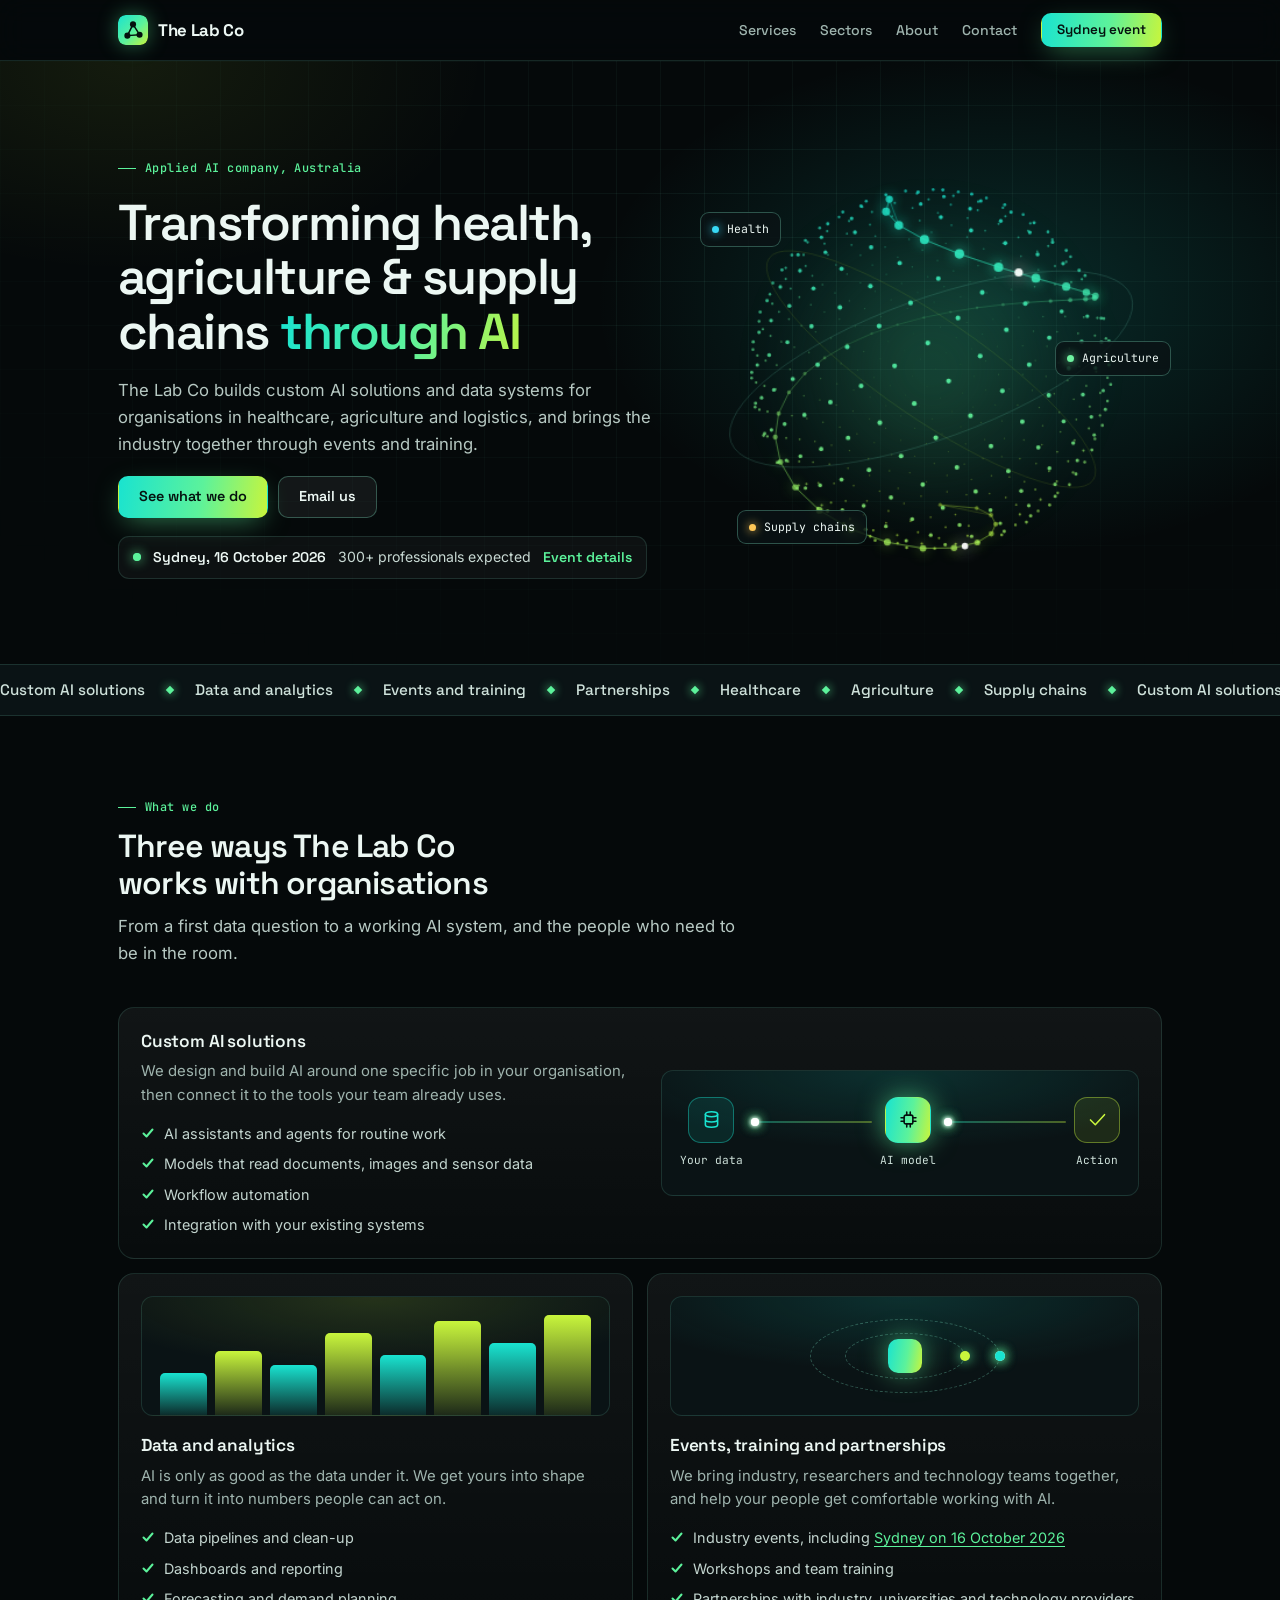
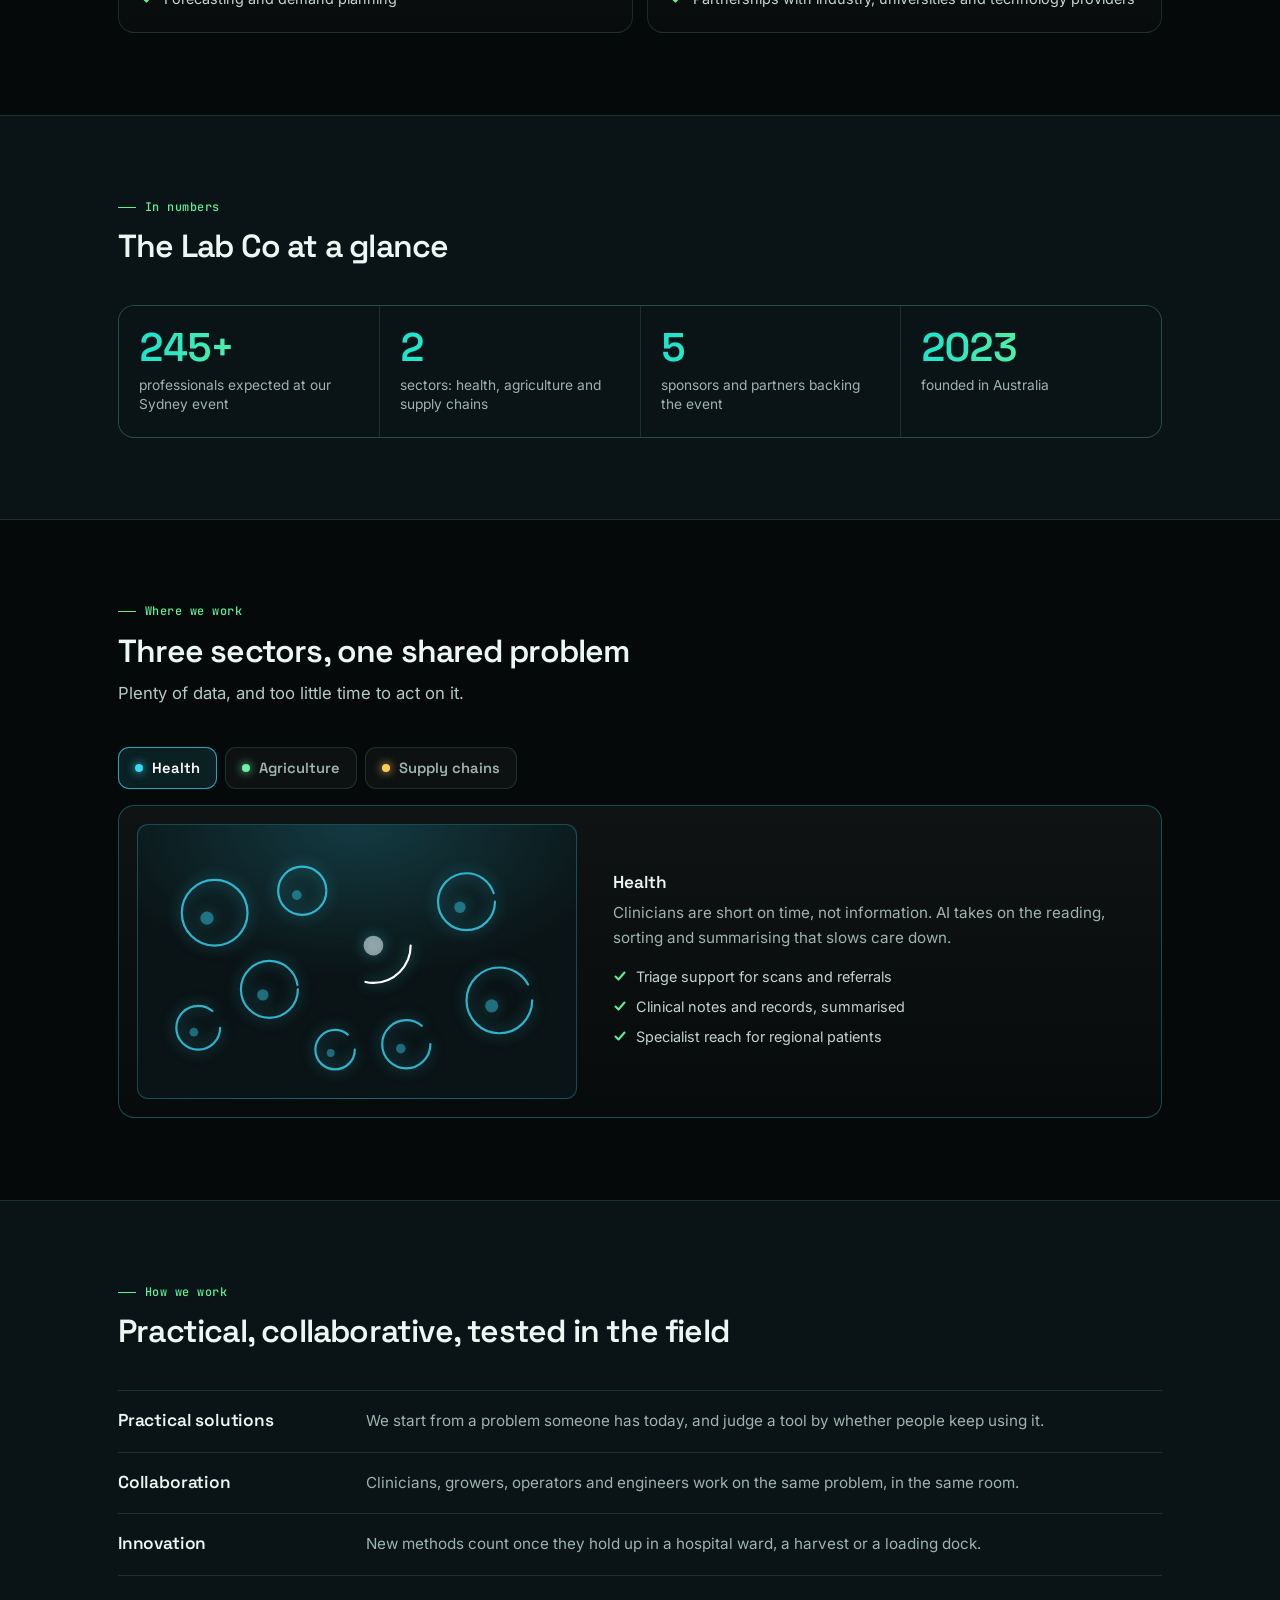
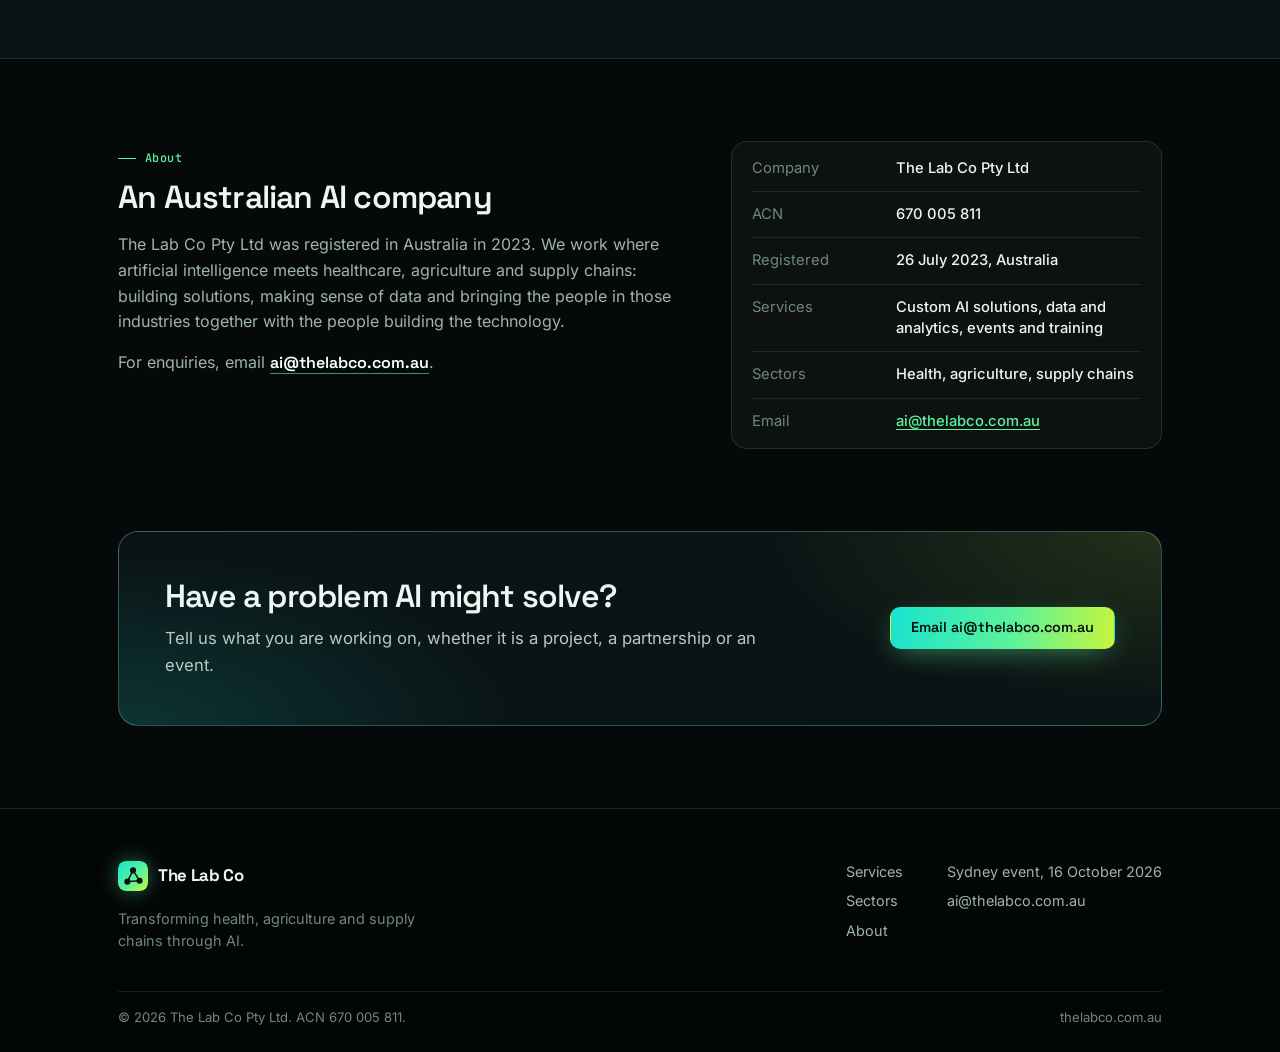
<file: index.html>
<!doctype html>
<html lang="en-AU">
<head>
  <meta charset="utf-8">
  <meta name="viewport" content="width=device-width, initial-scale=1">
  <title>The Lab Co | Custom AI solutions, data and analytics for health, agriculture and supply chains</title>
  <meta name="description" content="The Lab Co is an Australian AI company. We build custom AI solutions and data systems for healthcare, agriculture and supply chains, and run industry events and training.">
  <link rel="canonical" href="https://thelabco.com.au/">
  <meta name="theme-color" content="#05090a">

  <meta property="og:type" content="website">
  <meta property="og:site_name" content="The Lab Co">
  <meta property="og:title" content="The Lab Co | AI for health, agriculture and supply chains">
  <meta property="og:description" content="Custom AI solutions, data and analytics, and industry events for healthcare, agriculture and supply chains.">
  <meta property="og:url" content="https://thelabco.com.au/">
  <meta property="og:image" content="https://thelabco.com.au/assets/img/share.png">
  <meta name="twitter:card" content="summary_large_image">

  <script>document.documentElement.className+=" js";setTimeout(function(){if(!window.__labco)document.documentElement.className+=" reveal-all"},4000);</script>
  <link rel="icon" href="favicon.svg" type="image/svg+xml">
  <link rel="preload" href="assets/fonts/space-grotesk-latin-wght-normal.woff2" as="font" type="font/woff2" crossorigin>
  <link rel="preload" href="assets/fonts/inter-latin-wght-normal.woff2" as="font" type="font/woff2" crossorigin>
  <link rel="stylesheet" href="assets/css/styles.css?v=20261013-audit2">

  <script type="application/ld+json">
  {
    "@context": "https://schema.org",
    "@type": "Organization",
    "name": "The Lab Co",
    "legalName": "The Lab Co Pty Ltd",
    "url": "https://thelabco.com.au/",
    "logo": "https://thelabco.com.au/favicon.svg",
    "foundingDate": "2023-07-26",
    "email": "ai@thelabco.com.au",
    "address": { "@type": "PostalAddress", "addressCountry": "AU" }
  }
  </script>
</head>
<body>
  <a class="skip" href="#main">Skip to content</a>
  <div class="progress" aria-hidden="true"></div>

  <header class="site-header">
    <div class="wrap site-header__row">
      <a class="brand" href="index.html" aria-label="The Lab Co, home">
        <img class="brand__mark" src="assets/img/mark.svg" alt="" width="30" height="30">
        <span class="brand__name">The Lab Co</span>
      </a>
      <nav class="nav" aria-label="Main">
        <a class="nav__link" href="#services">Services</a>
        <a class="nav__link" href="#sectors">Sectors</a>
        <a class="nav__link" href="#about">About</a>
        <a class="nav__link" href="#contact">Contact</a>
        <a class="btn btn--primary btn--small" href="event.html">Sydney event</a>
      </nav>
    </div>
  </header>

  <main id="main">

    <section class="hero hero--home">
      <div class="hero__glow" aria-hidden="true"></div>
      <div class="hero__grid" aria-hidden="true"></div>

      <div class="wrap hero__cols">
        <div class="hero__copy">
          <p class="kicker">Applied AI company, Australia</p>
          <h1 class="display">Transforming health, agriculture &amp; supply chains <span class="grad-text">through AI</span></h1>
          <p class="lead">The Lab Co builds custom AI solutions and data systems for organisations in healthcare, agriculture and logistics, and brings the industry together through events and training.</p>
          <div class="btn-row">
            <a class="btn btn--primary" href="#services">See what we do</a>
            <a class="btn btn--ghost" href="mailto:ai@thelabco.com.au">Email us</a>
          </div>
          <a class="eventline" href="event.html">
            <span class="dot"></span>
            <b>Sydney, 16 October 2026</b>
            <span>300+ professionals expected</span>
            <span class="eventline__go">Event details</span>
          </a>
        </div>

        <div class="core" aria-hidden="true">
          <canvas data-sphere></canvas>
          <span class="core__chip core__chip--a">Health</span>
          <span class="core__chip core__chip--b">Agriculture</span>
          <span class="core__chip core__chip--c">Supply chains</span>
        </div>
      </div>
    </section>

    <div class="band" data-band aria-hidden="true">
      <ul class="band__track">
        <li class="band__item">Custom AI solutions</li>
        <li class="band__item">Data and analytics</li>
        <li class="band__item">Events and training</li>
        <li class="band__item">Partnerships</li>
        <li class="band__item">Healthcare</li>
        <li class="band__item">Agriculture</li>
        <li class="band__item">Supply chains</li>
      </ul>
    </div>

    <section class="section" id="services" aria-labelledby="services-title">
      <div class="wrap">
        <div class="section__head">
          <p class="kicker">What we do</p>
          <h2 class="heading" id="services-title">Three ways The Lab Co works with organisations</h2>
          <p class="lead">From a first data question to a working AI system, and the people who need to be in the room.</p>
        </div>

        <div class="bento">
          <article class="card service is-aqua">
            <div>
              <h3 class="subheading">Custom AI solutions</h3>
              <p>We design and build AI around one specific job in your organisation, then connect it to the tools your team already uses.</p>
              <ul class="ticks">
                <li>AI assistants and agents for routine work</li>
                <li>Models that read documents, images and sensor data</li>
                <li>Workflow automation</li>
                <li>Integration with your existing systems</li>
              </ul>
            </div>
            <div class="service__art" aria-hidden="true">
              <div class="flow">
                <div class="flow__node"><span><svg viewBox="0 0 24 24"><ellipse cx="12" cy="6" rx="7" ry="2.8"/><path d="M5 6v6c0 1.5 3.1 2.8 7 2.8s7-1.3 7-2.8V6M5 12v6c0 1.5 3.1 2.8 7 2.8s7-1.3 7-2.8v-6"/></svg></span>Your data</div>
                <div class="flow__wire"></div>
                <div class="flow__node"><span><svg viewBox="0 0 24 24"><rect x="7" y="7" width="10" height="10" rx="2"/><path d="M10 3.5V7M14 3.5V7M10 17v3.5M14 17v3.5M3.5 10H7M3.5 14H7M17 10h3.5M17 14h3.5"/></svg></span>AI model</div>
                <div class="flow__wire"></div>
                <div class="flow__node"><span><svg viewBox="0 0 24 24"><path d="M4 12.5 9.5 18 20 6.5"/></svg></span>Action</div>
              </div>
            </div>
          </article>

          <article class="card service is-lime">
            <div class="service__art" aria-hidden="true">
              <div class="bars">
                <i style="--h:42%;--t:0s"></i><i style="--h:64%;--t:-.4s"></i><i style="--h:50%;--t:-.8s"></i><i style="--h:82%;--t:-1.2s"></i><i style="--h:60%;--t:-1.6s"></i><i style="--h:94%;--t:-2s"></i><i style="--h:72%;--t:-2.4s"></i><i style="--h:100%;--t:-2.8s"></i>
              </div>
            </div>
            <div>
              <h3 class="subheading">Data and analytics</h3>
              <p>AI is only as good as the data under it. We get yours into shape and turn it into numbers people can act on.</p>
              <ul class="ticks">
                <li>Data pipelines and clean-up</li>
                <li>Dashboards and reporting</li>
                <li>Forecasting and demand planning</li>
              </ul>
            </div>
          </article>

          <article class="card service is-aqua">
            <div class="service__art" aria-hidden="true">
              <div class="orbit">
                <span class="orbit__ring"></span><span class="orbit__ring orbit__ring--2"></span>
                <span class="orbit__hub"></span>
                <span class="orbit__sat"></span><span class="orbit__sat orbit__sat--2"></span><span class="orbit__sat orbit__sat--3"></span>
              </div>
            </div>
            <div>
              <h3 class="subheading">Events, training and partnerships</h3>
              <p>We bring industry, researchers and technology teams together, and help your people get comfortable working with AI.</p>
              <ul class="ticks">
                <li><span>Industry events, including <a href="event.html">Sydney on 16 October 2026</a></span></li>
                <li>Workshops and team training</li>
                <li>Partnerships with industry, universities and technology providers</li>
              </ul>
            </div>
          </article>
        </div>
      </div>
    </section>

    <section class="section section--alt" aria-labelledby="numbers-title">
      <div class="wrap">
        <div class="section__head">
          <p class="kicker">In numbers</p>
          <h2 class="heading" id="numbers-title">The Lab Co at a glance</h2>
        </div>
        <!--
          To add "companies served": copy one <div class="stat"> block below,
          set data-count to the real number and change the label.
        -->
        <div class="stats">
          <div class="stat">
            <p class="stat__num grad-text"><span data-count="300">300</span>+</p>
            <p class="stat__label">professionals expected at our Sydney event</p>
          </div>
          <div class="stat">
            <p class="stat__num grad-text"><span data-count="3">3</span></p>
            <p class="stat__label">sectors: health, agriculture and supply chains</p>
          </div>
          <div class="stat">
            <p class="stat__num grad-text"><span data-count="6">6</span></p>
            <p class="stat__label">sponsors and partners backing the event</p>
          </div>
          <div class="stat">
            <p class="stat__num grad-text">2023</p>
            <p class="stat__label">founded in Australia</p>
          </div>
        </div>
      </div>
    </section>

    <section class="section" id="sectors" aria-labelledby="sectors-title">
      <div class="wrap">
        <div class="section__head">
          <p class="kicker">Where we work</p>
          <h2 class="heading" id="sectors-title">Three sectors, one shared problem</h2>
          <p class="lead">Plenty of data, and too little time to act on it.</p>
        </div>

        <div class="tabs" data-tabs>
          <div class="tabs__list" role="tablist" aria-label="Sectors" hidden>
            <button class="tab is-health" role="tab" id="tab-health" aria-controls="health" aria-selected="true" type="button">Health</button>
            <button class="tab is-agri" role="tab" id="tab-agriculture" aria-controls="agriculture" aria-selected="false" type="button">Agriculture</button>
            <button class="tab is-supply" role="tab" id="tab-supply" aria-controls="supply-chains" aria-selected="false" type="button">Supply chains</button>
          </div>

          <div class="panel is-health" role="tabpanel" id="health" aria-labelledby="tab-health">
            <div class="panel__art"><img src="assets/img/plate-health.svg" alt="" width="400" height="250"></div>
            <div class="panel__body">
              <h3 class="subheading">Health</h3>
              <p>Clinicians are short on time, not information. AI takes on the reading, sorting and summarising that slows care down.</p>
              <ul class="ticks">
                <li>Triage support for scans and referrals</li>
                <li>Clinical notes and records, summarised</li>
                <li>Specialist reach for regional patients</li>
              </ul>
            </div>
          </div>

          <div class="panel is-agri" role="tabpanel" id="agriculture" aria-labelledby="tab-agriculture">
            <div class="panel__art"><img src="assets/img/plate-agriculture.svg" alt="" width="400" height="250"></div>
            <div class="panel__body">
              <h3 class="subheading">Agriculture</h3>
              <p>A paddock changes by the day. AI turns satellite, weather and sensor data into decisions a grower can act on.</p>
              <ul class="ticks">
                <li>Crop stress and disease detection</li>
                <li>Irrigation and input timing</li>
                <li>Yield forecasting</li>
              </ul>
            </div>
          </div>

          <div class="panel is-supply" role="tabpanel" id="supply-chains" aria-labelledby="tab-supply">
            <div class="panel__art"><img src="assets/img/plate-supply.svg" alt="" width="400" height="250"></div>
            <div class="panel__body">
              <h3 class="subheading">Supply chains</h3>
              <p>Between the farm gate or factory and the customer sit forecasts, bookings and paperwork. AI keeps goods moving and visible.</p>
              <ul class="ticks">
                <li>Demand forecasting</li>
                <li>Shipment visibility and exception alerts</li>
                <li>Automated documents and coordination</li>
              </ul>
            </div>
          </div>
        </div>
      </div>
    </section>

    <section class="section section--alt" id="approach" aria-labelledby="approach-title">
      <div class="wrap">
        <div class="section__head">
          <p class="kicker">How we work</p>
          <h2 class="heading" id="approach-title">Practical, collaborative, tested in the field</h2>
        </div>
        <div class="rowlist">
          <div class="rowlist__item">
            <h3 class="subheading">Practical solutions</h3>
            <p>We start from a problem someone has today, and judge a tool by whether people keep using it.</p>
          </div>
          <div class="rowlist__item">
            <h3 class="subheading">Collaboration</h3>
            <p>Clinicians, growers, operators and engineers work on the same problem, in the same room.</p>
          </div>
          <div class="rowlist__item">
            <h3 class="subheading">Innovation</h3>
            <p>New methods count once they hold up in a hospital ward, a harvest or a loading dock.</p>
          </div>
        </div>
      </div>
    </section>

    <section class="section" id="about" aria-labelledby="about-title">
      <div class="wrap split">
        <div>
          <p class="kicker">About</p>
          <h2 class="heading" id="about-title" style="margin-top: 11px;">An Australian AI company</h2>
          <div class="prose" style="margin-top: 16px;">
            <p>The Lab Co Pty Ltd was registered in Australia in 2023. We work where artificial intelligence meets healthcare, agriculture and supply chains: building solutions, making sense of data and bringing the people in those industries together with the people building the technology.</p>
            <p>For enquiries, email <a class="mail" href="mailto:ai@thelabco.com.au">ai@thelabco.com.au</a>.</p>
          </div>
        </div>
        <dl class="facts">
          <div class="facts__row"><dt>Company</dt><dd>The Lab Co Pty Ltd</dd></div>
          <div class="facts__row"><dt>ACN</dt><dd>670 005 811</dd></div>
          <div class="facts__row"><dt>Registered</dt><dd>26 July 2023, Australia</dd></div>
          <div class="facts__row"><dt>Services</dt><dd>Custom AI solutions, data and analytics, events and training</dd></div>
          <div class="facts__row"><dt>Sectors</dt><dd>Health, agriculture, supply chains</dd></div>
          <div class="facts__row"><dt>Email</dt><dd><a href="mailto:ai@thelabco.com.au">ai@thelabco.com.au</a></dd></div>
        </dl>
      </div>
    </section>

    <section class="section" id="contact" aria-labelledby="contact-title" style="padding-top: 0;">
      <div class="wrap">
        <div class="contact">
          <div>
            <h2 class="heading" id="contact-title">Have a problem AI might solve?</h2>
            <p class="lead">Tell us what you are working on, whether it is a project, a partnership or an event.</p>
          </div>
          <a class="btn btn--primary" href="mailto:ai@thelabco.com.au">Email ai@thelabco.com.au</a>
        </div>
      </div>
    </section>

  </main>

  <footer class="site-footer">
    <div class="wrap">
      <div class="site-footer__top">
        <div>
          <a class="brand" href="index.html" aria-label="The Lab Co, home">
            <img class="brand__mark" src="assets/img/mark.svg" alt="" width="30" height="30">
            <span class="brand__name">The Lab Co</span>
          </a>
          <p class="site-footer__tag">Transforming health, agriculture and supply chains through AI.</p>
        </div>
        <nav class="site-footer__links" aria-label="Site">
          <a href="#services">Services</a>
          <a href="#sectors">Sectors</a>
          <a href="#about">About</a>
        </nav>
        <nav class="site-footer__links" aria-label="More">
          <a href="event.html">Sydney event, 16 October 2026</a>
          <a href="mailto:ai@thelabco.com.au">ai@thelabco.com.au</a>
        </nav>
      </div>
      <div class="site-footer__legal">
        <span>&copy; 2026 The Lab Co Pty Ltd. ACN 670 005 811.</span>
        <span>thelabco.com.au</span>
      </div>
    </div>
  </footer>

  <script src="assets/js/main.js" defer></script>
</body>
</html>
</file>
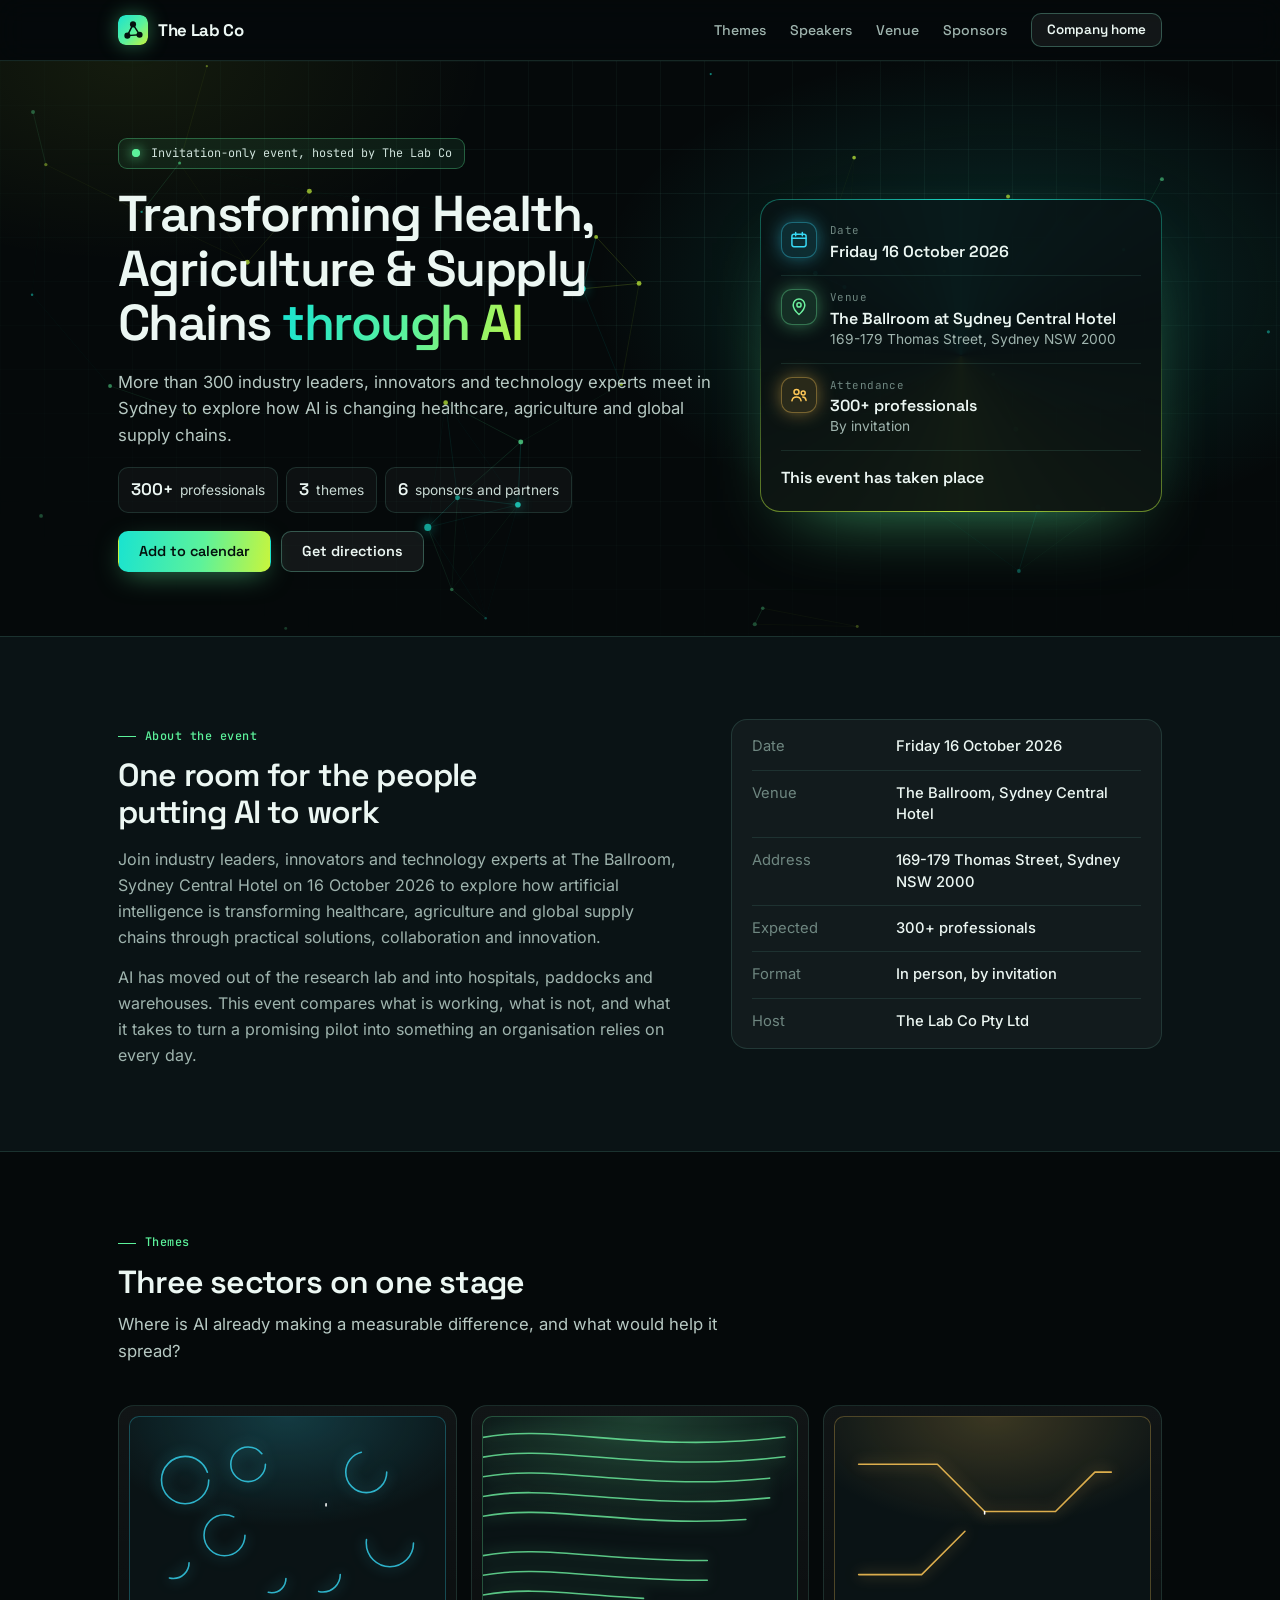
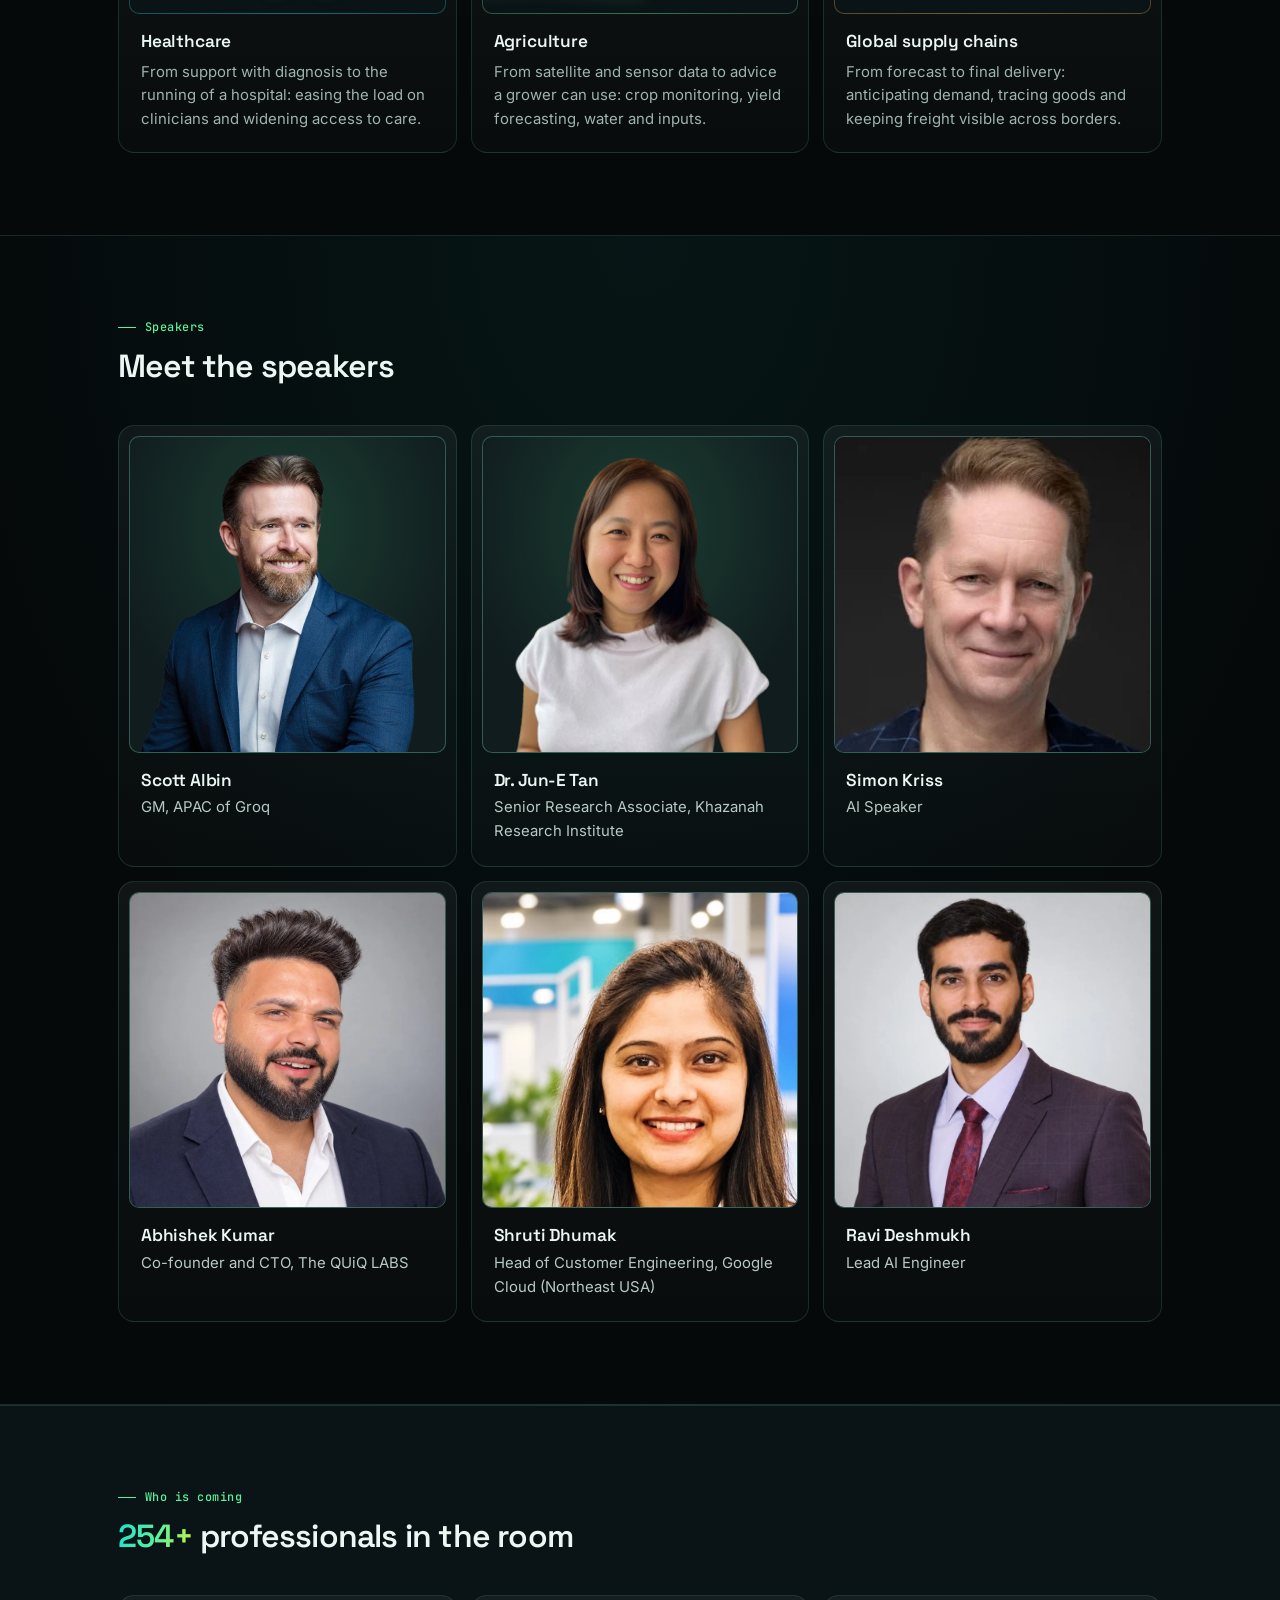
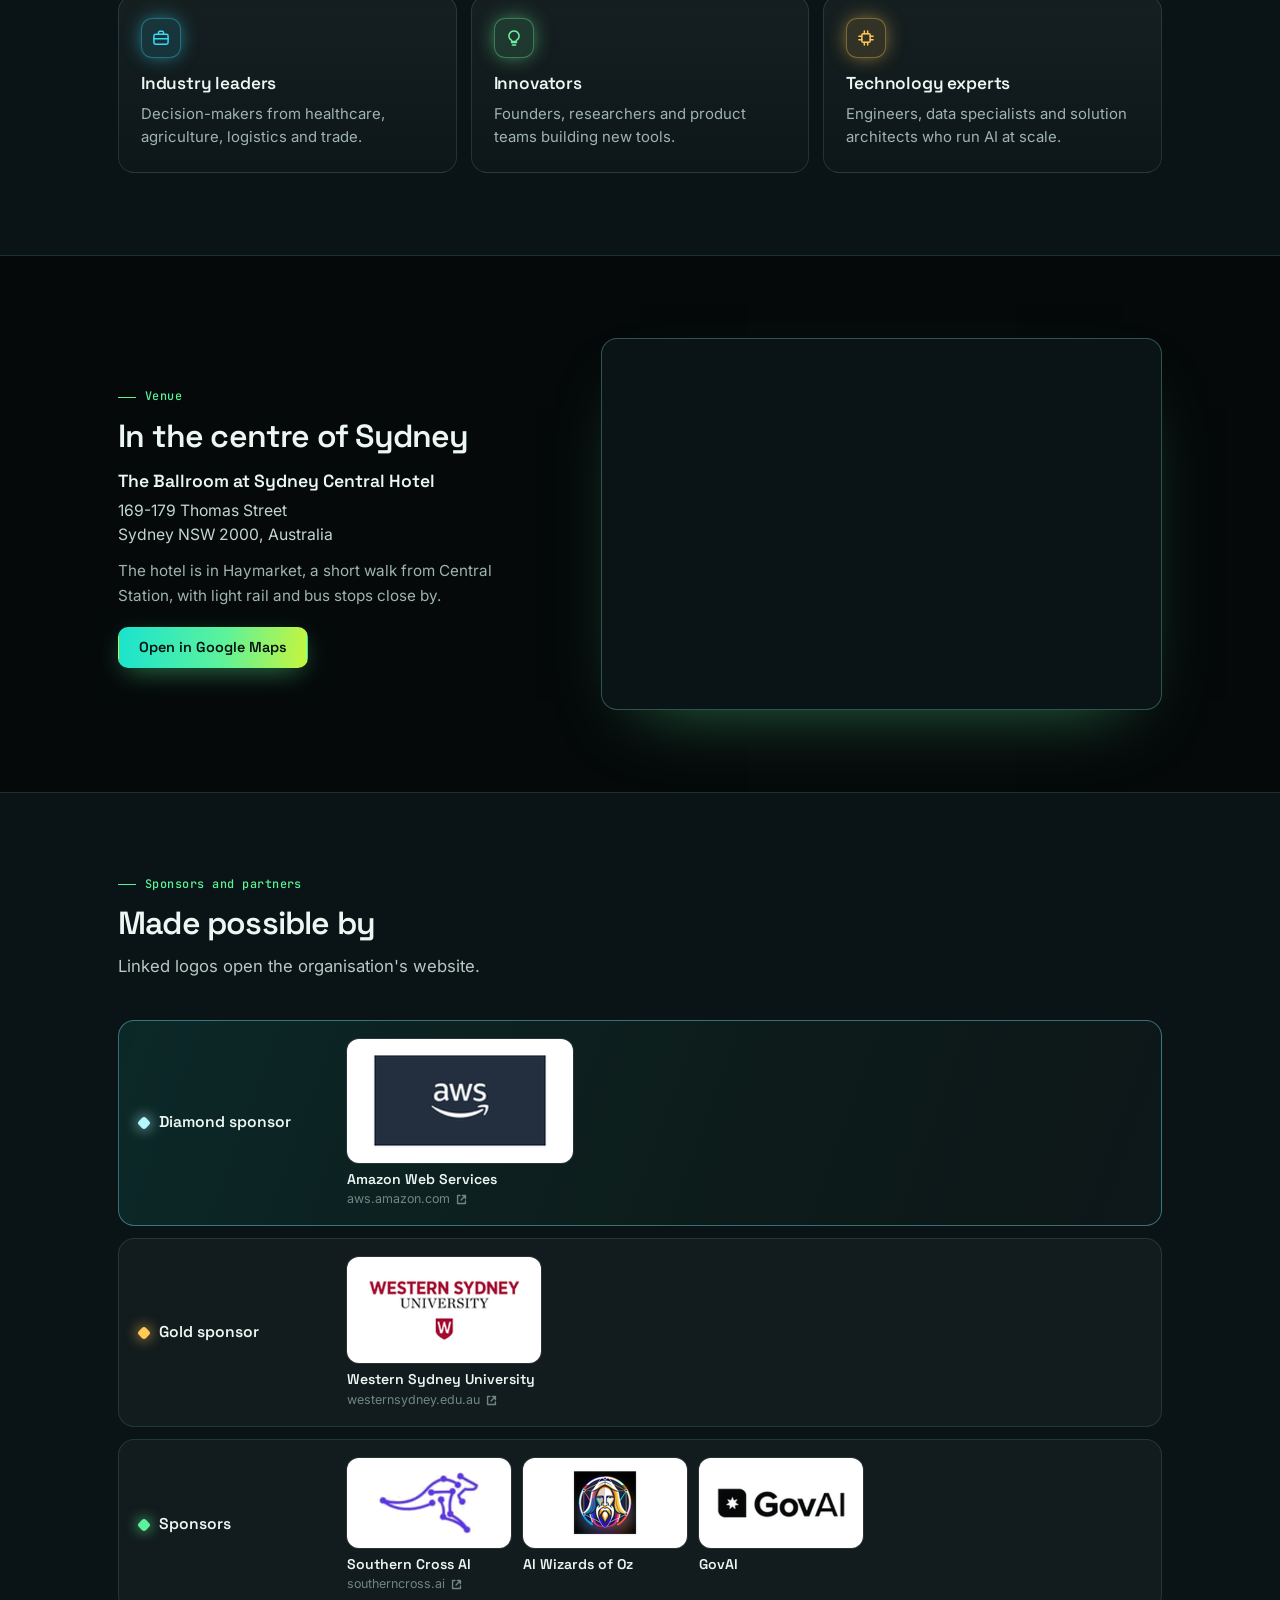
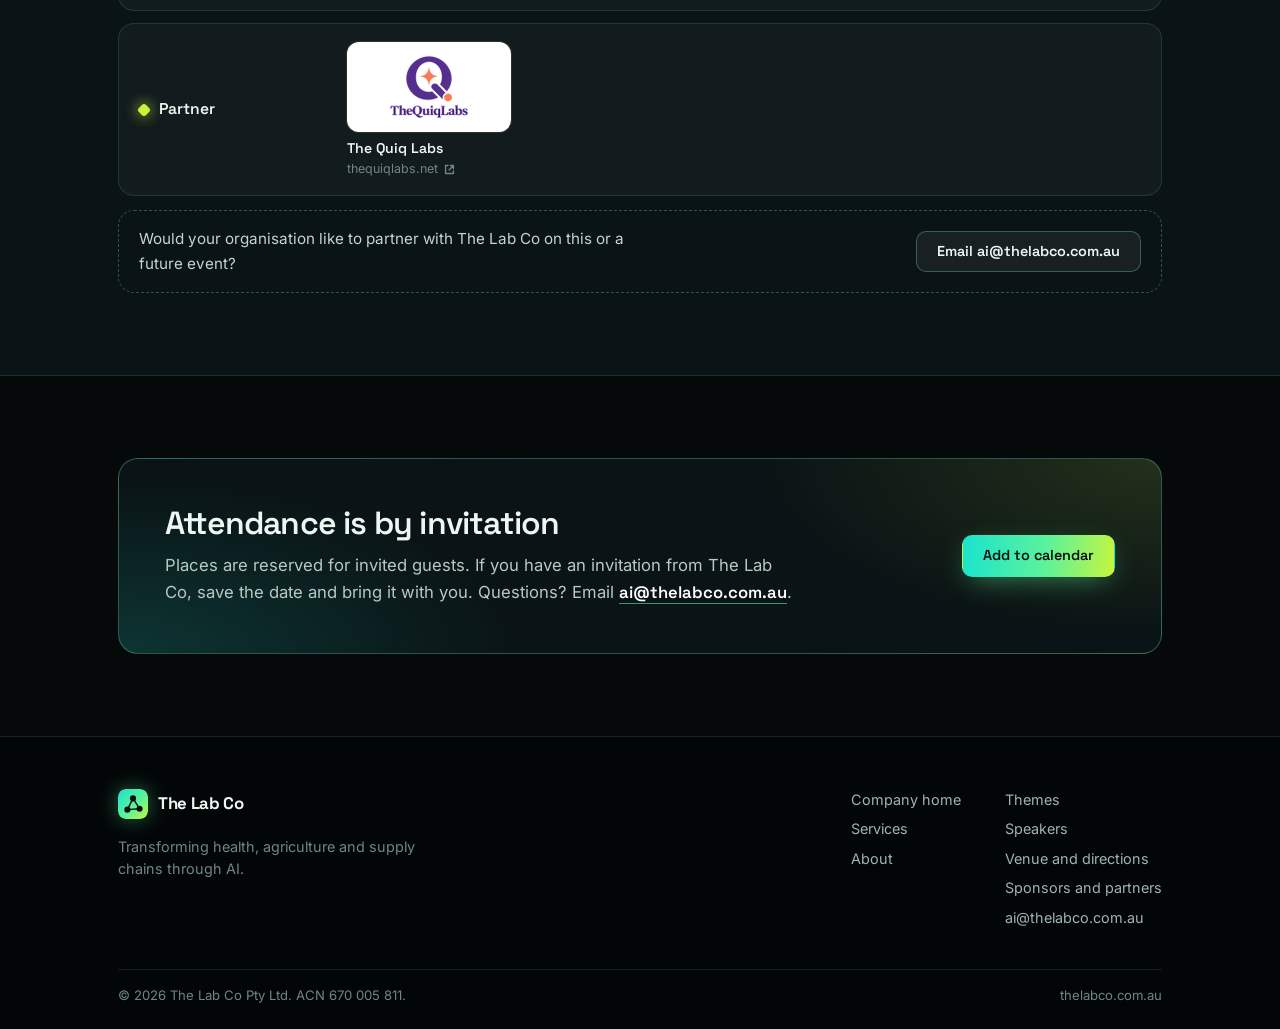
<file: event.html>
<!doctype html>
<html lang="en-AU">
<head>
  <meta charset="utf-8">
  <meta name="viewport" content="width=device-width, initial-scale=1">
  <title>Transforming Health, Agriculture &amp; Supply Chains through AI | 16 October 2026, Sydney | The Lab Co</title>
  <meta name="description" content="An invitation-only event by The Lab Co: 300+ professionals on how artificial intelligence is transforming healthcare, agriculture and global supply chains. Friday 16 October 2026, The Ballroom, Sydney Central Hotel.">
  <link rel="canonical" href="https://thelabco.com.au/event.html">
  <meta name="theme-color" content="#05090a">

  <meta property="og:type" content="website">
  <meta property="og:site_name" content="The Lab Co">
  <meta property="og:title" content="Transforming Health, Agriculture &amp; Supply Chains through AI">
  <meta property="og:description" content="Friday 16 October 2026. The Ballroom, Sydney Central Hotel, 169-179 Thomas Street, Sydney. 300+ professionals expected.">
  <meta property="og:url" content="https://thelabco.com.au/event.html">
  <meta property="og:image" content="https://thelabco.com.au/assets/img/share.png">
  <meta name="twitter:card" content="summary_large_image">

  <script>document.documentElement.className+=" js";setTimeout(function(){if(!window.__labco)document.documentElement.className+=" reveal-all"},4000);</script>
  <link rel="icon" href="favicon.svg" type="image/svg+xml">
  <link rel="preload" href="assets/fonts/space-grotesk-latin-wght-normal.woff2" as="font" type="font/woff2" crossorigin>
  <link rel="preload" href="assets/fonts/inter-latin-wght-normal.woff2" as="font" type="font/woff2" crossorigin>
  <link rel="stylesheet" href="assets/css/styles.css?v=20261013-audit2">

  <script type="application/ld+json">
  {
    "@context": "https://schema.org",
    "@type": "BusinessEvent",
    "name": "Transforming Health, Agriculture & Supply Chains through AI",
    "description": "Industry leaders, innovators and technology experts explore how artificial intelligence is transforming healthcare, agriculture and global supply chains through practical solutions, collaboration and innovation.",
    "startDate": "2026-10-16",
    "endDate": "2026-10-16",
    "eventStatus": "https://schema.org/EventScheduled",
    "eventAttendanceMode": "https://schema.org/OfflineEventAttendanceMode",
    "url": "https://thelabco.com.au/event.html",
    "image": "https://thelabco.com.au/assets/img/share.png",
    "location": {
      "@type": "Place",
      "name": "The Ballroom, Sydney Central Hotel",
      "address": { "@type": "PostalAddress", "streetAddress": "169-179 Thomas Street", "addressLocality": "Sydney", "addressRegion": "NSW", "postalCode": "2000", "addressCountry": "AU" }
    },
    "organizer": { "@type": "Organization", "name": "The Lab Co Pty Ltd", "email": "ai@thelabco.com.au", "url": "https://thelabco.com.au/" }
  }
  </script>
</head>
<body>
  <a class="skip" href="#main">Skip to content</a>
  <div class="progress" aria-hidden="true"></div>

  <header class="site-header">
    <div class="wrap site-header__row">
      <a class="brand" href="index.html" aria-label="The Lab Co, home">
        <img class="brand__mark" src="assets/img/mark.svg" alt="" width="30" height="30">
        <span class="brand__name">The Lab Co</span>
      </a>
      <nav class="nav" aria-label="Main">
        <a class="nav__link" href="#themes">Themes</a>
        <a class="nav__link" href="#speakers">Speakers</a>
        <a class="nav__link" href="#venue">Venue</a>
        <a class="nav__link" href="#sponsors">Sponsors</a>
        <a class="btn btn--ghost btn--small" href="index.html">Company home</a>
      </nav>
    </div>
  </header>

  <main id="main">

    <section class="hero hero--event" aria-labelledby="event-title">
      <div class="hero__glow" aria-hidden="true"></div>
      <div class="hero__grid" aria-hidden="true"></div>
      <canvas class="net" data-network aria-hidden="true"></canvas>

      <div class="wrap hero__cols hero__cols--event">
        <div class="hero__copy">
          <span class="pill"><span class="dot"></span>Invitation-only event, hosted by The&nbsp;Lab&nbsp;Co</span>
          <h1 class="display" id="event-title">Transforming Health, Agriculture &amp; Supply Chains <span class="grad-text">through AI</span></h1>
          <p class="lead">More than 300 industry leaders, innovators and technology experts meet in Sydney to explore how AI is changing healthcare, agriculture and global supply chains.</p>
          <div class="chips">
            <span class="chip"><b>300+</b> professionals</span>
            <span class="chip"><b>3</b> themes</span>
            <span class="chip"><b>6</b> sponsors and partners</span>
          </div>
          <div class="btn-row">
            <a class="btn btn--primary" href="assets/the-lab-co-event-16-oct-2026.ics" download>Add to calendar</a>
            <a class="btn btn--ghost" href="https://www.google.com/maps/search/?api=1&amp;query=Sydney+Central+Hotel%2C+169-179+Thomas+Street%2C+Sydney+NSW+2000" target="_blank" rel="noopener">Get directions</a>
          </div>
        </div>

        <div class="ticket">
          <div class="ticket__inner">
            <div class="ticket__row is-health">
              <span class="icon"><svg viewBox="0 0 24 24" aria-hidden="true"><rect x="3.5" y="5" width="17" height="15" rx="2.5"/><path d="M3.5 10h17M8 3v4M16 3v4"/></svg></span>
              <div>
                <p class="ticket__label">Date</p>
                <p class="ticket__main"><time datetime="2026-10-16">Friday 16 October 2026</time></p>
              </div>
            </div>
            <div class="ticket__row is-agri">
              <span class="icon"><svg viewBox="0 0 24 24" aria-hidden="true"><path d="M12 21s7-6.2 7-11.5a7 7 0 1 0-14 0C5 14.8 12 21 12 21z"/><circle cx="12" cy="9.5" r="2.5"/></svg></span>
              <div>
                <p class="ticket__label">Venue</p>
                <p class="ticket__main">The Ballroom at Sydney Central Hotel</p>
                <p class="ticket__sub">169-179 Thomas Street, Sydney NSW 2000</p>
              </div>
            </div>
            <div class="ticket__row is-supply">
              <span class="icon"><svg viewBox="0 0 24 24" aria-hidden="true"><circle cx="9" cy="8.5" r="3"/><path d="M3.5 19c.6-3 2.7-4.6 5.5-4.6s4.9 1.6 5.5 4.6"/><circle cx="17" cy="9.5" r="2.4"/><path d="M16.5 14.5c2.2.1 3.6 1.5 4 4"/></svg></span>
              <div>
                <p class="ticket__label">Attendance</p>
                <p class="ticket__main">300+ professionals</p>
                <p class="ticket__sub">By invitation</p>
              </div>
            </div>
            <div class="countdown" data-countdown hidden>
              <p class="countdown__label" data-countdown-label>Countdown to 16 October</p>
              <div class="countdown__boxes" data-countdown-boxes>
                <div class="countdown__box"><span class="countdown__num" data-unit="d">0</span><span class="countdown__unit">days</span></div>
                <div class="countdown__box"><span class="countdown__num" data-unit="h">00</span><span class="countdown__unit">hours</span></div>
                <div class="countdown__box"><span class="countdown__num" data-unit="m">00</span><span class="countdown__unit">min</span></div>
                <div class="countdown__box"><span class="countdown__num" data-unit="s">00</span><span class="countdown__unit">sec</span></div>
              </div>
              <p class="countdown__done" data-countdown-done hidden></p>
            </div>
          </div>
        </div>
      </div>
    </section>

    <section class="section section--alt" aria-labelledby="overview-title">
      <div class="wrap split">
        <div>
          <p class="kicker">About the event</p>
          <h2 class="heading" id="overview-title" style="margin-top: 11px;">One room for the people putting AI to work</h2>
          <div class="prose" style="margin-top: 16px;">
            <p>Join industry leaders, innovators and technology experts at The Ballroom, Sydney Central Hotel on 16 October 2026 to explore how artificial intelligence is transforming healthcare, agriculture and global supply chains through practical solutions, collaboration and innovation.</p>
            <p>AI has moved out of the research lab and into hospitals, paddocks and warehouses. This event compares what is working, what is not, and what it takes to turn a promising pilot into something an organisation relies on every day.</p>
          </div>
        </div>
        <dl class="facts">
          <div class="facts__row"><dt>Date</dt><dd>Friday 16 October 2026</dd></div>
          <div class="facts__row"><dt>Venue</dt><dd>The Ballroom, Sydney Central Hotel</dd></div>
          <div class="facts__row"><dt>Address</dt><dd>169-179 Thomas Street, Sydney NSW 2000</dd></div>
          <div class="facts__row"><dt>Expected</dt><dd>300+ professionals</dd></div>
          <div class="facts__row"><dt>Format</dt><dd>In person, by invitation</dd></div>
          <div class="facts__row"><dt>Host</dt><dd>The Lab Co Pty Ltd</dd></div>
        </dl>
      </div>
    </section>

    <section class="section" id="themes" aria-labelledby="themes-title">
      <div class="wrap">
        <div class="section__head">
          <p class="kicker">Themes</p>
          <h2 class="heading" id="themes-title">Three sectors on one stage</h2>
          <p class="lead">Where is AI already making a measurable difference, and what would help it spread?</p>
        </div>
        <div class="cards cards--3">
          <article class="card card--sector is-health">
            <span class="card__art"><img src="assets/img/plate-health.svg" alt="" width="400" height="250" loading="lazy"></span>
            <div class="card__body">
              <h3 class="subheading">Healthcare</h3>
              <p>From support with diagnosis to the running of a hospital: easing the load on clinicians and widening access to care.</p>
            </div>
          </article>
          <article class="card card--sector is-agri">
            <span class="card__art"><img src="assets/img/plate-agriculture.svg" alt="" width="400" height="250" loading="lazy"></span>
            <div class="card__body">
              <h3 class="subheading">Agriculture</h3>
              <p>From satellite and sensor data to advice a grower can use: crop monitoring, yield forecasting, water and inputs.</p>
            </div>
          </article>
          <article class="card card--sector is-supply">
            <span class="card__art"><img src="assets/img/plate-supply.svg" alt="" width="400" height="250" loading="lazy"></span>
            <div class="card__body">
              <h3 class="subheading">Global supply chains</h3>
              <p>From forecast to final delivery: anticipating demand, tracing goods and keeping freight visible across borders.</p>
            </div>
          </article>
        </div>
      </div>
    </section>

    <section class="section section--speakers" id="speakers" aria-labelledby="speakers-title">
      <div class="wrap">
        <div class="section__head">
          <p class="kicker">Speakers</p>
          <h2 class="heading" id="speakers-title">Meet the speakers</h2>
        </div>
        <div class="cards cards--3 speakers">
          <article class="card speaker">
            <div class="speaker__photo"><img src="assets/img/speakers/scott-albin.webp" alt="Scott Albin" width="600" height="600" loading="lazy"></div>
            <div class="speaker__body">
              <h3 class="subheading">Scott Albin</h3>
              <p>GM, APAC of Groq</p>
            </div>
          </article>
          <article class="card speaker">
            <div class="speaker__photo"><img src="assets/img/speakers/jun-e-tan.webp" alt="Dr. Jun-E Tan" width="600" height="600" loading="lazy"></div>
            <div class="speaker__body">
              <h3 class="subheading">Dr. Jun-E Tan</h3>
              <p>Senior Research Associate, Khazanah Research Institute</p>
            </div>
          </article>
          <article class="card speaker">
            <div class="speaker__photo"><img src="assets/img/speakers/simon-kriss.webp" alt="Simon Kriss" width="324" height="422" loading="lazy"></div>
            <div class="speaker__body">
              <h3 class="subheading">Simon Kriss</h3>
              <p>AI Speaker</p>
            </div>
          </article>
          <article class="card speaker">
            <div class="speaker__photo"><img src="assets/img/speakers/abhishek-kumar.webp" alt="Abhishek Kumar" width="800" height="800" loading="lazy"></div>
            <div class="speaker__body">
              <h3 class="subheading">Abhishek Kumar</h3>
              <p>Co-founder and CTO, The QUiQ LABS</p>
            </div>
          </article>
          <article class="card speaker">
            <div class="speaker__photo"><img src="assets/img/speakers/shruti-dhumak.webp" alt="Shruti Dhumak" width="976" height="1612" loading="lazy"></div>
            <div class="speaker__body">
              <h3 class="subheading">Shruti Dhumak</h3>
              <p>Head of Customer Engineering, Google Cloud (Northeast USA)</p>
            </div>
          </article>
          <article class="card speaker">
            <div class="speaker__photo"><img src="assets/img/speakers/ravi-deshmukh.webp" alt="Ravi Deshmukh" width="800" height="800" loading="lazy"></div>
            <div class="speaker__body">
              <h3 class="subheading">Ravi Deshmukh</h3>
              <p>Lead AI Engineer</p>
            </div>
          </article>
        </div>
      </div>
    </section>

    <section class="section section--alt" aria-labelledby="room-title">
      <div class="wrap">
        <div class="section__head">
          <p class="kicker">Who is coming</p>
          <h2 class="heading" id="room-title"><span class="grad-text"><span data-count="300">300</span>+</span> professionals in the room</h2>
        </div>
        <div class="cards cards--3">
          <div class="card is-health">
            <span class="icon"><svg viewBox="0 0 24 24" aria-hidden="true"><rect x="3.5" y="7.5" width="17" height="12" rx="2"/><path d="M9 7.5v-2A1.5 1.5 0 0 1 10.5 4h3A1.5 1.5 0 0 1 15 5.5v2M3.5 13h17"/></svg></span>
            <h3 class="subheading">Industry leaders</h3>
            <p>Decision-makers from healthcare, agriculture, logistics and trade.</p>
          </div>
          <div class="card is-agri">
            <span class="icon"><svg viewBox="0 0 24 24" aria-hidden="true"><path d="M9 17.5h6M10 20.5h4M12 3.5a6 6 0 0 0-3.6 10.8c.6.5 1 1.2 1.1 2h5c.1-.8.5-1.5 1.1-2A6 6 0 0 0 12 3.5z"/></svg></span>
            <h3 class="subheading">Innovators</h3>
            <p>Founders, researchers and product teams building new tools.</p>
          </div>
          <div class="card is-supply">
            <span class="icon"><svg viewBox="0 0 24 24" aria-hidden="true"><rect x="7" y="7" width="10" height="10" rx="1.5"/><path d="M10 3.5V7M14 3.5V7M10 17v3.5M14 17v3.5M3.5 10H7M3.5 14H7M17 10h3.5M17 14h3.5"/></svg></span>
            <h3 class="subheading">Technology experts</h3>
            <p>Engineers, data specialists and solution architects who run AI at scale.</p>
          </div>
        </div>
      </div>
    </section>

    <section class="section venue" id="venue" aria-labelledby="venue-title">
      <div class="wrap split split--venue">
        <div>
          <p class="kicker">Venue</p>
          <h2 class="heading" id="venue-title" style="margin-top: 11px;">In the centre of Sydney</h2>
          <address class="address">
            <strong>The Ballroom at Sydney Central Hotel</strong>
            169-179 Thomas Street<br>
            Sydney NSW 2000, Australia
          </address>
          <p class="venue__text">The hotel is in Haymarket, a short walk from Central Station, with light rail and bus stops close by.</p>
          <div class="btn-row">
            <a class="btn btn--primary" href="https://www.google.com/maps/search/?api=1&amp;query=Sydney+Central+Hotel%2C+169-179+Thomas+Street%2C+Sydney+NSW+2000" target="_blank" rel="noopener">Open in Google Maps</a>
          </div>
        </div>
        <div class="venue__map">
          <iframe title="Map showing Sydney Central Hotel, 169-179 Thomas Street, Sydney" src="https://www.google.com/maps?q=Sydney+Central+Hotel%2C+169-179+Thomas+Street%2C+Sydney+NSW+2000&amp;z=16&amp;output=embed" loading="lazy" referrerpolicy="no-referrer-when-downgrade" allowfullscreen></iframe>
        </div>
      </div>
    </section>

    <section class="section section--alt" id="sponsors" aria-labelledby="sponsors-title">
      <div class="wrap">
        <div class="section__head">
          <p class="kicker">Sponsors and partners</p>
          <h2 class="heading" id="sponsors-title">Made possible by</h2>
          <p class="lead">Linked logos open the organisation's website.</p>
        </div>

        <!--
          Each sponsor is one element with class "sponsor".
          To change a link, edit the href and the short address under the name.
          To replace a logo, upload a file with the same name into assets/img/sponsors/
          (PNG or SVG on a white or clear background).
        -->
        <div class="tiers">
          <div class="tier tier--diamond">
            <h3 class="tier__name"><span class="tier__gem"></span>Diamond sponsor</h3>
            <div class="tier__logos">
              <a class="sponsor sponsor--diamond" href="https://aws.amazon.com/" target="_blank" rel="noopener" aria-label="Amazon Web Services, opens website in a new tab">
                <span class="sponsor__tile"><img src="assets/img/sponsors/aws.png" alt="" width="492" height="267" loading="lazy"></span>
                <span class="sponsor__name">Amazon Web Services</span>
                <span class="sponsor__url">aws.amazon.com<svg viewBox="0 0 14 14" aria-hidden="true"><path d="M5 2H2v10h10V9M8 2h4v4M12 2 6.5 7.5"/></svg></span>
              </a>
            </div>
          </div>

          <div class="tier tier--gold">
            <h3 class="tier__name"><span class="tier__gem"></span>Gold sponsor</h3>
            <div class="tier__logos">
              <a class="sponsor sponsor--gold" href="https://www.westernsydney.edu.au/" target="_blank" rel="noopener" aria-label="Western Sydney University, opens website in a new tab">
                <span class="sponsor__tile"><img src="assets/img/sponsors/western-sydney-university.png" alt="" width="483" height="204" loading="lazy"></span>
                <span class="sponsor__name">Western Sydney University</span>
                <span class="sponsor__url">westernsydney.edu.au<svg viewBox="0 0 14 14" aria-hidden="true"><path d="M5 2H2v10h10V9M8 2h4v4M12 2 6.5 7.5"/></svg></span>
              </a>
            </div>
          </div>

          <div class="tier tier--sponsor">
            <h3 class="tier__name"><span class="tier__gem"></span>Sponsors</h3>
            <div class="tier__logos">
              <a class="sponsor" href="https://www.southerncross.ai/" target="_blank" rel="noopener" aria-label="Southern Cross AI, opens website in a new tab">
                <span class="sponsor__tile"><img src="assets/img/sponsors/southern-cross-ai.png" alt="" width="372" height="240" loading="lazy"></span>
                <span class="sponsor__name">Southern Cross AI</span>
                <span class="sponsor__url">southerncross.ai<svg viewBox="0 0 14 14" aria-hidden="true"><path d="M5 2H2v10h10V9M8 2h4v4M12 2 6.5 7.5"/></svg></span>
              </a>
              <!-- No website yet: to add one, copy the <a class="sponsor" ...> pattern used by the other logos. -->
              <div class="sponsor">
                <span class="sponsor__tile"><img src="assets/img/sponsors/ai-wizards-of-oz.png" alt="" width="270" height="267" loading="lazy"></span>
                <span class="sponsor__name">AI Wizards of Oz</span>
              </div>
              <div class="sponsor">
                <span class="sponsor__tile"><img src="assets/img/sponsors/govai.png" alt="" width="450" height="120" loading="lazy"></span>
                <span class="sponsor__name">GovAI</span>
              </div>
            </div>
          </div>

          <div class="tier tier--partner">
            <h3 class="tier__name"><span class="tier__gem"></span>Partner</h3>
            <div class="tier__logos">
              <a class="sponsor" href="https://thequiqlabs.net/" target="_blank" rel="noopener" aria-label="The Quiq Labs, opens website in a new tab">
                <span class="sponsor__tile"><img src="assets/img/sponsors/the-quiq-labs.png" alt="" width="327" height="264" loading="lazy"></span>
                <span class="sponsor__name">The Quiq Labs</span>
                <span class="sponsor__url">thequiqlabs.net<svg viewBox="0 0 14 14" aria-hidden="true"><path d="M5 2H2v10h10V9M8 2h4v4M12 2 6.5 7.5"/></svg></span>
              </a>
            </div>
          </div>
        </div>

        <div class="partner-cta">
          <p>Would your organisation like to partner with The Lab Co on this or a future event?</p>
          <a class="btn btn--ghost" href="mailto:ai@thelabco.com.au?subject=Partnership%20enquiry">Email ai@thelabco.com.au</a>
        </div>
      </div>
    </section>

    <section class="section" id="attend" aria-labelledby="attend-title">
      <div class="wrap">
        <div class="contact">
          <div>
            <h2 class="heading" id="attend-title">Attendance is by invitation</h2>
            <p class="lead">Places are reserved for invited guests. If you have an invitation from The Lab Co, save the date and bring it with you. Questions? Email <a class="mail" href="mailto:ai@thelabco.com.au">ai@thelabco.com.au</a>.</p>
          </div>
          <a class="btn btn--primary" href="assets/the-lab-co-event-16-oct-2026.ics" download>Add to calendar</a>
        </div>
      </div>
    </section>

  </main>

  <footer class="site-footer">
    <div class="wrap">
      <div class="site-footer__top">
        <div>
          <a class="brand" href="index.html" aria-label="The Lab Co, home">
            <img class="brand__mark" src="assets/img/mark.svg" alt="" width="30" height="30">
            <span class="brand__name">The Lab Co</span>
          </a>
          <p class="site-footer__tag">Transforming health, agriculture and supply chains through AI.</p>
        </div>
        <nav class="site-footer__links" aria-label="Company">
          <a href="index.html">Company home</a>
          <a href="index.html#services">Services</a>
          <a href="index.html#about">About</a>
        </nav>
        <nav class="site-footer__links" aria-label="Event">
          <a href="#themes">Themes</a>
          <a href="#speakers">Speakers</a>
          <a href="#venue">Venue and directions</a>
          <a href="#sponsors">Sponsors and partners</a>
          <a href="mailto:ai@thelabco.com.au">ai@thelabco.com.au</a>
        </nav>
      </div>
      <div class="site-footer__legal">
        <span>&copy; 2026 The Lab Co Pty Ltd. ACN 670 005 811.</span>
        <span>thelabco.com.au</span>
      </div>
    </div>
  </footer>

  <script src="assets/js/main.js" defer></script>
</body>
</html>
</file>
<file: assets/css/styles.css>
/* The Lab Co — site styles
   Identity: graphite black with an aqua-to-lime signal gradient.
   Sector colours: health = cyan, agriculture = green, supply chains = amber. */

@font-face { font-family: "Space Grotesk"; font-style: normal; font-display: swap; font-weight: 300 700; src: url("../fonts/space-grotesk-latin-wght-normal.woff2") format("woff2"); }
@font-face { font-family: "Inter"; font-style: normal; font-display: swap; font-weight: 100 900; src: url("../fonts/inter-latin-wght-normal.woff2") format("woff2"); }
@font-face { font-family: "JetBrains Mono"; font-style: normal; font-display: swap; font-weight: 100 800; src: url("../fonts/jetbrains-mono-latin-wght-normal.woff2") format("woff2"); }

:root {
  color-scheme: dark;
  --bg: #05090a;
  --bg-2: #0a1315;
  --panel: rgba(255, 255, 255, 0.035);
  --panel-2: rgba(255, 255, 255, 0.06);
  --line: rgba(140, 255, 220, 0.13);
  --line-2: rgba(140, 255, 220, 0.28);
  --text: #ecf7f3;
  --muted: #9fb4ae;
  --dim: #6f8781;

  --aqua: #19e3d0;
  --mint: #5cf29b;
  --lime: #c8f53c;
  --cyan: #38d9f5;
  --green: #6ef2a0;
  --amber: #ffc857;
  --grad: linear-gradient(100deg, #19e3d0 0%, #5cf29b 55%, #c8f53c 100%);

  --display: "Space Grotesk", "Segoe UI", system-ui, -apple-system, Arial, sans-serif;
  --body: "Inter", "Segoe UI", system-ui, -apple-system, Arial, sans-serif;
  --mono: "JetBrains Mono", ui-monospace, "SFMono-Regular", Menlo, Consolas, monospace;

  --gutter: clamp(18px, 4.5vw, 48px);
  --radius: 16px;
  --accent: var(--mint);
}

*, *::before, *::after { box-sizing: border-box; }
html { -webkit-text-size-adjust: 100%; scroll-behavior: smooth; scroll-padding-top: 80px; }
@media (prefers-reduced-motion: reduce) { html { scroll-behavior: auto; } }

body {
  margin: 0; background: var(--bg); color: var(--muted);
  font-family: var(--body); font-size: 1rem; line-height: 1.62;
  -webkit-font-smoothing: antialiased; text-rendering: optimizeLegibility; overflow-x: hidden;
}
img, svg, iframe, canvas { display: block; max-width: 100%; }
h1, h2, h3, p, dl, dd, ul, ol { margin: 0; }
ul, ol { padding: 0; list-style: none; }
a { color: var(--mint); text-decoration-thickness: 1px; text-underline-offset: 0.2em; }
a:hover { color: #ffffff; }
:focus-visible { outline: 2px solid var(--lime); outline-offset: 3px; border-radius: 6px; }
[hidden] { display: none !important; }

.skip { position: absolute; left: 12px; top: -70px; z-index: 70; background: #fff; color: #04110e; font-family: var(--display); font-weight: 600; font-size: 0.9rem; padding: 9px 14px; border-radius: 9px; text-decoration: none; }
.skip:focus { top: 12px; }
.wrap { max-width: 1140px; margin-inline: auto; padding-inline: var(--gutter); }
.grad-text { background-image: linear-gradient(100deg, #19e3d0, #5cf29b, #c8f53c, #5cf29b, #19e3d0); background-size: 220% auto; -webkit-background-clip: text; background-clip: text; color: transparent; }

/* ---------- Type (kept compact) ---------- */
.display { font-family: var(--display); font-weight: 600; font-size: clamp(1.9rem, 4.1vw, 3.15rem); line-height: 1.08; letter-spacing: -0.03em; color: var(--text); text-wrap: balance; }
.heading { font-family: var(--display); font-weight: 600; font-size: clamp(1.45rem, 2.5vw, 2rem); line-height: 1.15; letter-spacing: -0.025em; color: var(--text); text-wrap: balance; }
.subheading { font-family: var(--display); font-weight: 600; font-size: 1.08rem; line-height: 1.3; letter-spacing: -0.01em; color: var(--text); }
.lead { font-size: 1.04rem; line-height: 1.62; color: #b7c9c3; max-width: 38em; }
.small { font-size: 0.9rem; }
.kicker { display: inline-flex; align-items: center; gap: 9px; font-family: var(--mono); font-size: 0.74rem; font-weight: 500; letter-spacing: 0.04em; color: var(--mint); }
.kicker::before { content: ""; width: 18px; height: 1px; background: currentColor; }
.prose { max-width: 38em; }
.prose p + p { margin-top: 0.9em; }
.mail { font-family: var(--display); font-weight: 600; color: #fff; text-decoration: none; border-bottom: 1px solid rgba(92, 242, 155, 0.6); }
.mail:hover { color: var(--mint); }

/* ---------- Header ---------- */
.site-header { position: sticky; top: 0; z-index: 50; background: rgba(5, 9, 10, 0.7); -webkit-backdrop-filter: blur(14px) saturate(140%); backdrop-filter: blur(14px) saturate(140%); border-bottom: 1px solid var(--line); transition: background-color 0.3s ease, box-shadow 0.3s ease; }
.site-header.is-scrolled { background: rgba(5, 9, 10, 0.93); box-shadow: 0 12px 36px -18px #000; }
.site-header__row { display: flex; align-items: center; justify-content: space-between; gap: 18px; min-height: 60px; }
.brand { display: inline-flex; align-items: center; gap: 10px; color: var(--text); text-decoration: none; }
.brand:hover { color: #fff; }
.brand__mark { width: 30px; height: 30px; border-radius: 8px; box-shadow: 0 0 20px rgba(92, 242, 155, 0.4); }
.brand__name { font-family: var(--display); font-weight: 700; font-size: 1.05rem; letter-spacing: -0.02em; line-height: 1; }
.nav { display: flex; align-items: center; gap: 4px 24px; font-family: var(--display); font-size: 0.88rem; font-weight: 500; }
.nav__link { color: var(--muted); text-decoration: none; padding-block: 8px; transition: color 0.15s ease; }
.nav__link:hover { color: #fff; }

/* ---------- Buttons ---------- */
.btn { position: relative; overflow: hidden; display: inline-flex; align-items: center; justify-content: center; gap: 8px; font-family: var(--display); font-weight: 600; font-size: 0.9rem; line-height: 1.1; padding: 12px 20px; border-radius: 10px; border: 1px solid transparent; text-decoration: none; cursor: pointer; white-space: nowrap; transition: transform 0.15s ease, box-shadow 0.2s ease, background-color 0.15s ease, border-color 0.15s ease; }
.btn--primary { background: var(--grad); color: #04110e; box-shadow: 0 8px 28px -8px rgba(92, 242, 155, 0.55); }
.btn--primary:hover { color: #04110e; transform: translateY(-1px); box-shadow: 0 10px 36px -6px rgba(92, 242, 155, 0.75); }
.btn--primary::after { content: ""; position: absolute; top: 0; bottom: 0; left: 0; width: 40%; background: linear-gradient(100deg, transparent, rgba(255, 255, 255, 0.6), transparent); transform: translateX(-140%) skewX(-20deg); pointer-events: none; }
.btn--primary:hover::after { transform: translateX(380%) skewX(-20deg); transition: transform 0.75s ease; }
.btn--ghost { background: var(--panel-2); border-color: var(--line-2); color: var(--text); }
.btn--ghost:hover { background: rgba(255, 255, 255, 0.1); border-color: rgba(255, 255, 255, 0.4); color: #fff; }
.btn--small { padding: 9px 15px; font-size: 0.84rem; }
.btn-row { display: flex; flex-wrap: wrap; gap: 10px; }
.btn svg { width: 15px; height: 15px; fill: none; stroke: currentColor; stroke-width: 2; stroke-linecap: round; stroke-linejoin: round; }

/* ---------- Home hero ---------- */
.hero { position: relative; isolation: isolate; overflow: hidden; padding-block: clamp(40px, 6vw, 84px) clamp(36px, 5vw, 64px); }
.hero__glow { position: absolute; inset: 0; z-index: -3; pointer-events: none; background: radial-gradient(45% 60% at 78% 40%, rgba(25, 227, 208, 0.16), transparent 70%), radial-gradient(40% 50% at 10% 0%, rgba(200, 245, 60, 0.08), transparent 70%); }
.hero__grid { position: absolute; inset: 0; z-index: -2; pointer-events: none; background-image: linear-gradient(rgba(140, 255, 220, 0.055) 1px, transparent 1px), linear-gradient(90deg, rgba(140, 255, 220, 0.055) 1px, transparent 1px); background-size: 44px 44px; -webkit-mask-image: radial-gradient(80% 80% at 60% 30%, #000 10%, transparent 100%); mask-image: radial-gradient(80% 80% at 60% 30%, #000 10%, transparent 100%); }
.hero__cols { display: grid; gap: 28px 40px; align-items: center; }
.hero__copy { display: grid; gap: 18px; justify-items: start; }
.hero__copy > * { animation: rise 0.9s cubic-bezier(0.16, 0.84, 0.3, 1) both; }
.hero__copy > :nth-child(1) { animation-delay: 0.05s; }
.hero__copy > :nth-child(2) { animation-delay: 0.16s; }
.hero__copy > :nth-child(3) { animation-delay: 0.3s; }
.hero__copy > :nth-child(4) { animation-delay: 0.44s; }
.hero__copy > :nth-child(5) { animation-delay: 0.58s; }
@keyframes rise { from { opacity: 0; transform: translateY(26px); } }

.core { position: relative; aspect-ratio: 1; width: min(100%, 500px); margin-inline: auto; animation: core-in 1.4s cubic-bezier(0.16, 0.84, 0.3, 1) 0.2s both; }
@keyframes core-in { from { opacity: 0; transform: scale(0.86); } }
.core canvas { width: 100%; height: 100%; }
.core::before { content: ""; position: absolute; inset: 14%; border-radius: 50%; background: radial-gradient(circle, rgba(92, 242, 155, 0.2), transparent 68%); filter: blur(30px); }
.core__chip { position: absolute; display: inline-flex; align-items: center; gap: 8px; font-family: var(--mono); font-size: 0.72rem; color: var(--text); padding: 7px 11px; border-radius: 9px; background: rgba(10, 19, 21, 0.82); border: 1px solid var(--line-2); -webkit-backdrop-filter: blur(6px); backdrop-filter: blur(6px); animation: bob 5s ease-in-out infinite; }
.core__chip::before { content: ""; width: 7px; height: 7px; border-radius: 50%; background: var(--accent); box-shadow: 0 0 10px var(--accent); }
.core__chip--a { --accent: var(--cyan); left: 0; top: 16%; }
.core__chip--b { --accent: var(--green); right: -2%; top: 44%; animation-delay: -1.7s; }
.core__chip--c { --accent: var(--amber); left: 8%; bottom: 12%; animation-delay: -3.2s; }
@keyframes bob { 50% { transform: translateY(-9px); } }

.eventline { display: inline-flex; flex-wrap: wrap; align-items: center; gap: 6px 12px; padding: 9px 14px; border-radius: 11px; background: var(--panel); border: 1px solid var(--line); color: #c9dad4; font-size: 0.88rem; text-decoration: none; transition: border-color 0.2s ease, background-color 0.2s ease; }
.eventline:hover { border-color: var(--line-2); background: var(--panel-2); color: #fff; }
.eventline b { font-family: var(--display); font-weight: 600; color: var(--text); }
.eventline__go { font-family: var(--display); font-weight: 600; color: var(--mint); }
.dot { position: relative; width: 8px; height: 8px; border-radius: 50%; background: var(--mint); box-shadow: 0 0 12px var(--mint); flex: none; }
.dot::after { content: ""; position: absolute; inset: 0; border-radius: 50%; border: 1px solid var(--mint); animation: ping 2.2s cubic-bezier(0, 0, 0.2, 1) infinite; }
@keyframes ping { to { transform: scale(3.4); opacity: 0; } }

/* ---------- Moving word band ---------- */
.band { border-block: 1px solid var(--line); background: var(--bg-2); overflow: hidden; padding-block: 13px; }
.band__track { display: flex; flex-wrap: wrap; justify-content: center; gap: 6px 0; margin: 0; }
.band__item { display: inline-flex; align-items: center; gap: 22px; padding-right: 22px; font-family: var(--display); font-weight: 500; font-size: 0.95rem; color: #cfe2db; white-space: nowrap; }
.band__item::after { content: ""; width: 6px; height: 6px; transform: rotate(45deg); background: var(--mint); box-shadow: 0 0 10px var(--mint); }
.band.is-live .band__track { flex-wrap: nowrap; justify-content: flex-start; width: max-content; animation: slide 38s linear infinite; }
.band.is-live:hover .band__track { animation-play-state: paused; }
@keyframes slide { to { transform: translateX(calc(-100% / 3)); } }

/* ---------- Sections ---------- */
.section { padding-block: clamp(44px, 6.4vw, 84px); position: relative; }
.section--alt { background: var(--bg-2); border-block: 1px solid var(--line); }
.section__head { display: grid; gap: 11px; margin-bottom: clamp(24px, 3.4vw, 40px); max-width: 44em; }

/* ---------- Cards ---------- */
.card { position: relative; background: linear-gradient(180deg, rgba(255, 255, 255, 0.05), rgba(255, 255, 255, 0.015)); border: 1px solid var(--line); border-radius: var(--radius); padding: 22px; transition: border-color 0.2s ease, box-shadow 0.25s ease, transform 0.2s ease; }
.card > * { position: relative; }
.card::before { content: ""; position: absolute; inset: 0; border-radius: inherit; pointer-events: none; opacity: 0; transition: opacity 0.3s ease; background: radial-gradient(340px circle at var(--mx, 50%) var(--my, 0%), color-mix(in srgb, var(--accent) 18%, transparent), transparent 62%); }
.card:hover::before { opacity: 1; }
.card:hover { border-color: color-mix(in srgb, var(--accent) 55%, transparent); }
.card p { margin-top: 8px; font-size: 0.93rem; line-height: 1.6; }
.cards { display: grid; gap: 14px; }

.is-health { --accent: var(--cyan); }
.is-agri { --accent: var(--green); }
.is-supply { --accent: var(--amber); }
.is-aqua { --accent: var(--aqua); }
.is-lime { --accent: var(--lime); }

.icon { display: grid; place-items: center; width: 40px; height: 40px; border-radius: 11px; margin-bottom: 14px; color: var(--accent); background: color-mix(in srgb, var(--accent) 13%, transparent); border: 1px solid color-mix(in srgb, var(--accent) 36%, transparent); box-shadow: 0 0 22px -6px var(--accent); transition: transform 0.25s ease; }
.icon svg { width: 20px; height: 20px; fill: none; stroke: currentColor; stroke-width: 1.8; stroke-linecap: round; stroke-linejoin: round; }
.card:hover .icon { transform: translateY(-3px) scale(1.06); }

.ticks { margin-top: 14px; display: grid; gap: 7px; font-size: 0.9rem; color: #c3d5cf; }
.ticks li { display: flex; gap: 9px; align-items: flex-start; }
.ticks li::before { content: ""; flex: none; width: 14px; height: 14px; margin-top: 4px; background: no-repeat center / contain url("data:image/svg+xml,%3Csvg xmlns='http://www.w3.org/2000/svg' viewBox='0 0 14 14' fill='none' stroke='%235cf29b' stroke-width='2' stroke-linecap='round' stroke-linejoin='round'%3E%3Cpath d='M2.5 7.5 5.5 10.5 11.5 3.5'/%3E%3C/svg%3E"); }

/* ---------- Services (bento) ---------- */
.bento { display: grid; gap: 14px; }
.service { display: grid; gap: 18px; align-content: start; }
.service__art { border-radius: 12px; border: 1px solid var(--line); background: radial-gradient(90% 90% at 50% 0%, color-mix(in srgb, var(--accent) 14%, transparent), transparent 70%), var(--bg-2); overflow: hidden; }

/* flow diagram: data -> model -> action */
.flow { display: grid; grid-template-columns: auto 1fr auto 1fr auto; align-items: center; gap: 0; padding: 26px 18px; }
.flow__node { display: grid; justify-items: center; gap: 8px; font-family: var(--mono); font-size: 0.7rem; color: #cfe2db; }
.flow__node span { display: grid; place-items: center; width: 46px; height: 46px; border-radius: 13px; color: var(--aqua); background: rgba(25, 227, 208, 0.1); border: 1px solid rgba(25, 227, 208, 0.4); }
.flow__node:nth-child(3) span { color: #04110e; background: var(--grad); border-color: transparent; box-shadow: 0 0 26px rgba(92, 242, 155, 0.6); animation: think 2.4s ease-in-out infinite; }
.flow__node:nth-child(5) span { color: var(--lime); background: rgba(200, 245, 60, 0.1); border-color: rgba(200, 245, 60, 0.4); }
.flow__node svg { width: 21px; height: 21px; fill: none; stroke: currentColor; stroke-width: 1.8; stroke-linecap: round; stroke-linejoin: round; }
.flow__wire { position: relative; height: 2px; margin: 0 8px 22px; background: linear-gradient(90deg, rgba(25, 227, 208, 0.35), rgba(200, 245, 60, 0.35)); border-radius: 2px; }
.flow__wire::before, .flow__wire::after { content: ""; position: absolute; top: -3px; left: 0; width: 8px; height: 8px; border-radius: 50%; background: #fff; box-shadow: 0 0 12px var(--mint), 0 0 4px #fff; animation: travel 2.2s linear infinite; }
.flow__wire::after { animation-delay: -1.1s; }
.flow__wire:nth-child(4)::before { animation-delay: -0.5s; }
.flow__wire:nth-child(4)::after { animation-delay: -1.6s; }
@keyframes travel { from { left: 0; opacity: 0; } 12% { opacity: 1; } 88% { opacity: 1; } to { left: calc(100% - 8px); opacity: 0; } }
@keyframes think { 50% { transform: scale(1.08); box-shadow: 0 0 40px rgba(92, 242, 155, 0.9); } }

/* bars */
.bars { display: flex; align-items: flex-end; gap: 8px; height: 118px; padding: 18px 18px 0; }
.bars i { flex: 1; border-radius: 5px 5px 0 0; background: linear-gradient(180deg, var(--aqua), rgba(25, 227, 208, 0.12)); height: var(--h); transform-origin: bottom; animation: grow 3.6s ease-in-out infinite; animation-delay: var(--t, 0s); }
.bars i:nth-child(even) { background: linear-gradient(180deg, var(--lime), rgba(200, 245, 60, 0.1)); }
@keyframes grow { 0%, 100% { transform: scaleY(0.55); } 50% { transform: scaleY(1); } }

/* orbit */
.orbit { position: relative; height: 118px; display: grid; place-items: center; }
.orbit__ring { position: absolute; width: 190px; height: 74px; border: 1px dashed var(--line-2); border-radius: 50%; }
.orbit__ring--2 { width: 120px; height: 46px; }
.orbit__hub { width: 34px; height: 34px; border-radius: 10px; background: var(--grad); box-shadow: 0 0 26px rgba(92, 242, 155, 0.6); }
.orbit__sat { position: absolute; left: 50%; top: 50%; width: 10px; height: 10px; margin: -5px; border-radius: 50%; background: #fff; box-shadow: 0 0 12px var(--mint); offset-path: ellipse(95px 37px at 50% 50%); offset-rotate: 0deg; animation: orbit 7s linear infinite; }
.orbit__sat--2 { offset-path: ellipse(60px 23px at 50% 50%); animation-duration: 4.6s; animation-direction: reverse; background: var(--lime); }
.orbit__sat--3 { animation-delay: -3.5s; background: var(--aqua); }
@keyframes orbit { to { offset-distance: 100%; } }

/* ---------- Numbers ---------- */
.stats { display: grid; grid-template-columns: repeat(2, 1fr); gap: 1px; background: var(--line); border: 1px solid var(--line); border-radius: var(--radius); overflow: hidden; }
.stat { background: var(--bg); padding: 22px 20px; }
.section--alt .stat { background: var(--bg-2); }
.stat__num { font-family: var(--display); font-weight: 600; font-size: clamp(1.8rem, 3.4vw, 2.5rem); line-height: 1; letter-spacing: -0.03em; font-variant-numeric: tabular-nums; }
.stat__label { margin-top: 8px; font-size: 0.86rem; line-height: 1.4; color: var(--muted); }

/* ---------- Sector switcher ---------- */
.tabs { display: grid; gap: 16px; }
.tabs__list { display: flex; flex-wrap: wrap; gap: 8px; }
.tab { display: inline-flex; align-items: center; gap: 9px; font-family: var(--display); font-weight: 600; font-size: 0.92rem; color: var(--muted); background: var(--panel); border: 1px solid var(--line); border-radius: 11px; padding: 11px 16px; cursor: pointer; text-align: left; transition: color 0.15s ease, border-color 0.2s ease, background-color 0.2s ease; }
.tab::before { content: ""; width: 8px; height: 8px; border-radius: 50%; background: var(--accent); box-shadow: 0 0 10px var(--accent); }
.tab:hover { color: #fff; border-color: var(--line-2); }
.tab[aria-selected="true"] { color: #fff; border-color: color-mix(in srgb, var(--accent) 70%, transparent); background: color-mix(in srgb, var(--accent) 11%, transparent); }
.panel { display: grid; gap: 20px; align-items: center; padding: 16px; border-radius: var(--radius); border: 1px solid color-mix(in srgb, var(--accent) 30%, transparent); background: linear-gradient(180deg, rgba(255, 255, 255, 0.045), rgba(255, 255, 255, 0.012)); }
.panel + .panel { margin-top: 14px; }
.tabs.is-live .panel + .panel { margin-top: 0; }
.tabs.is-live .panel { animation: panel-in 0.5s cubic-bezier(0.16, 0.84, 0.3, 1); }
@keyframes panel-in { from { opacity: 0; transform: translateY(12px); } }
.panel__art { position: relative; aspect-ratio: 16 / 10; border-radius: 11px; overflow: hidden; border: 1px solid color-mix(in srgb, var(--accent) 28%, transparent); background: radial-gradient(90% 80% at 50% 0%, color-mix(in srgb, var(--accent) 20%, transparent), transparent 70%), var(--bg-2); }
.panel__art img { width: 100%; height: 100%; object-fit: cover; filter: drop-shadow(0 0 7px color-mix(in srgb, var(--accent) 70%, transparent)); }
.panel__art::after, .card__art::after { content: ""; position: absolute; top: 0; bottom: 0; left: 0; width: 34%; pointer-events: none; background: linear-gradient(90deg, transparent, color-mix(in srgb, var(--accent) 24%, transparent) 70%, color-mix(in srgb, var(--accent) 70%, transparent) 99%, transparent); transform: translateX(-130%); animation: scan 6s ease-in-out infinite; }
@keyframes scan { 0%, 45% { transform: translateX(-130%); } 100% { transform: translateX(330%); } }
.panel__body { padding: 4px 8px 8px; }
.panel__body p { margin-top: 8px; font-size: 0.95rem; }

/* theme cards (event page) */
.card--sector { padding: 10px 10px 20px; }
.card--sector .card__body { padding: 16px 12px 0; }
.card__art { position: relative; display: block; aspect-ratio: 16 / 10; border-radius: 10px; overflow: hidden; background: radial-gradient(90% 80% at 50% 0%, color-mix(in srgb, var(--accent) 20%, transparent), transparent 70%), var(--bg-2); border: 1px solid color-mix(in srgb, var(--accent) 28%, transparent); }
.card__art img { width: 100%; height: 100%; object-fit: cover; filter: drop-shadow(0 0 7px color-mix(in srgb, var(--accent) 70%, transparent)); transition: transform 0.6s cubic-bezier(0.16, 0.84, 0.3, 1); }
.card--sector:hover .card__art img { transform: scale(1.06); }
.cards > :nth-child(2) .card__art::after { animation-delay: 1.2s; }
.cards > :nth-child(3) .card__art::after { animation-delay: 2.4s; }

/* event speakers */
.section--speakers { background: radial-gradient(70% 100% at 50% 0%, rgba(25, 227, 208, 0.06), transparent 78%); border-block: 1px solid var(--line); }
.speaker { padding: 10px; overflow: hidden; }
.speaker__photo { aspect-ratio: 1; overflow: hidden; border-radius: 10px; border: 1px solid var(--line-2); background: radial-gradient(80% 90% at 50% 28%, rgba(92, 242, 155, 0.16), transparent 72%), #101c1e; }
.speaker__photo img { width: 100%; height: 100%; object-fit: cover; object-position: center top; }
.speaker__body { padding: 16px 12px 12px; }
.speaker__body p { margin-top: 5px; color: #b7c9c3; }

/* ---------- Principles row ---------- */
.rowlist { display: grid; gap: 0; border-top: 1px solid var(--line); }
.rowlist__item { display: grid; gap: 4px 28px; padding-block: 18px; border-bottom: 1px solid var(--line); }
.rowlist__item p { font-size: 0.95rem; }

/* ---------- Facts ---------- */
.split { display: grid; gap: 28px 52px; align-items: start; }
.facts { border: 1px solid var(--line); border-radius: var(--radius); background: var(--panel); padding: 4px 20px; font-size: 0.92rem; line-height: 1.45; }
.facts__row { display: grid; grid-template-columns: minmax(92px, 34%) 1fr; gap: 12px; padding-block: 12px; border-bottom: 1px solid rgba(140, 255, 220, 0.1); }
.facts__row:last-child { border-bottom: 0; }
.facts dt { color: var(--dim); }
.facts dd { color: var(--text); font-weight: 500; }

/* ---------- Contact ---------- */
.contact { position: relative; overflow: hidden; border-radius: 20px; padding: clamp(26px, 4.4vw, 46px); border: 1px solid var(--line-2); background: radial-gradient(60% 140% at 100% 0%, rgba(200, 245, 60, 0.13), transparent 65%), radial-gradient(60% 140% at 0% 100%, rgba(25, 227, 208, 0.16), transparent 65%), var(--bg-2); display: grid; gap: 18px 40px; align-items: center; }
.contact .lead { margin-top: 10px; }

/* ---------- Event hero ---------- */
.net { position: absolute; inset: 0; z-index: -1; width: 100%; height: 100%; pointer-events: none; -webkit-mask-image: radial-gradient(85% 80% at 50% 40%, #000 35%, transparent 100%); mask-image: radial-gradient(85% 80% at 50% 40%, #000 35%, transparent 100%); }
.pill { display: inline-flex; align-items: center; gap: 11px; font-family: var(--mono); font-size: 0.74rem; line-height: 1.3; color: #cfe2db; padding: 7px 12px 7px 13px; border-radius: 9px; background: rgba(92, 242, 155, 0.08); border: 1px solid rgba(92, 242, 155, 0.32); }
.ticket { position: relative; border-radius: 20px; padding: 1px; background: conic-gradient(from var(--spin), rgba(25, 227, 208, 0.95), rgba(92, 242, 155, 0.1) 22%, rgba(200, 245, 60, 0.95) 50%, rgba(92, 242, 155, 0.1) 78%, rgba(25, 227, 208, 0.95)); animation: spin 9s linear infinite, core-in 1.2s cubic-bezier(0.16, 0.84, 0.3, 1) 0.25s both; box-shadow: 0 30px 80px -40px rgba(92, 242, 155, 0.7); }
@property --spin { syntax: "<angle>"; initial-value: 0deg; inherits: false; }
@keyframes spin { to { --spin: 360deg; } }
.ticket__inner { border-radius: 19px; background: rgba(8, 15, 17, 0.94); padding: 20px; display: grid; gap: 0; }
.ticket__row { display: flex; gap: 13px; align-items: flex-start; padding-block: 13px; border-bottom: 1px solid rgba(140, 255, 220, 0.1); }
.ticket__row:first-child { padding-top: 2px; }
.ticket__row .icon { margin: 0; width: 36px; height: 36px; flex: none; }
.ticket__label { font-family: var(--mono); font-size: 0.68rem; letter-spacing: 0.04em; color: var(--dim); }
.ticket__main { font-family: var(--display); font-weight: 600; font-size: 1rem; line-height: 1.3; color: var(--text); margin-top: 2px; }
.ticket__sub { font-size: 0.86rem; color: var(--muted); line-height: 1.45; }

.countdown { display: grid; gap: 9px; padding-top: 14px; }
.countdown__label { font-family: var(--mono); font-size: 0.68rem; letter-spacing: 0.04em; color: var(--dim); }
.countdown__boxes { display: grid; grid-template-columns: repeat(4, 1fr); gap: 7px; }
.countdown__box { padding: 10px 4px 8px; text-align: center; border-radius: 11px; background: rgba(255, 255, 255, 0.045); border: 1px solid var(--line); }
.countdown__box:last-child { border-color: rgba(92, 242, 155, 0.4); }
.countdown__num { display: block; font-family: var(--display); font-weight: 600; font-size: 1.45rem; line-height: 1; color: var(--text); font-variant-numeric: tabular-nums; }
.countdown__num.tick { animation: tick 0.45s cubic-bezier(0.16, 0.84, 0.3, 1); }
@keyframes tick { from { opacity: 0.2; transform: translateY(-8px); } }
.countdown__unit { display: block; margin-top: 5px; font-size: 0.68rem; color: var(--dim); }
.countdown__done { font-family: var(--display); font-weight: 600; color: var(--text); }

.chips { display: flex; flex-wrap: wrap; gap: 8px; }
.chip { display: inline-flex; align-items: baseline; gap: 7px; padding: 8px 12px; border-radius: 10px; background: var(--panel); border: 1px solid var(--line); font-size: 0.86rem; color: #c9dad4; }
.chip b { font-family: var(--display); font-weight: 600; font-size: 1.05rem; color: var(--text); }

/* ---------- Venue ---------- */
.address { font-style: normal; font-size: 0.98rem; line-height: 1.55; margin-top: 14px; color: #c3d5cf; }
.address strong { display: block; font-family: var(--display); font-weight: 600; font-size: 1.1rem; color: var(--text); margin-bottom: 3px; }
.venue__text { margin-top: 12px; max-width: 30em; font-size: 0.95rem; }
.venue .btn-row { margin-top: 18px; }
.venue__map { border-radius: var(--radius); overflow: hidden; border: 1px solid var(--line-2); background: var(--bg-2); box-shadow: 0 30px 70px -40px rgba(92, 242, 155, 0.5); }
.venue__map iframe { width: 100%; height: clamp(250px, 34vw, 370px); border: 0; filter: invert(92%) hue-rotate(150deg) saturate(0.7) brightness(0.95) contrast(0.92); }

/* ---------- Sponsors ---------- */
.tiers { display: grid; gap: 12px; }
.tier { display: grid; gap: 14px 28px; align-items: center; padding: 18px 20px; border-radius: var(--radius); background: var(--panel); border: 1px solid var(--line); }
.tier__name { display: flex; align-items: center; gap: 10px; font-family: var(--display); font-weight: 600; font-size: 0.98rem; color: var(--text); }
.tier__gem { width: 10px; height: 10px; border-radius: 3px; transform: rotate(45deg); background: var(--accent); box-shadow: 0 0 14px var(--accent); flex: none; animation: gem 2.8s ease-in-out infinite; }
@keyframes gem { 50% { box-shadow: 0 0 22px 3px var(--accent); } }
.tier--diamond { --accent: #b5f7ff; border-color: rgba(120, 240, 255, 0.4); background: linear-gradient(110deg, rgba(25, 227, 208, 0.1), rgba(92, 242, 155, 0.04) 60%, rgba(255, 255, 255, 0.02)); }
.tier--gold { --accent: var(--amber); }
.tier--sponsor { --accent: var(--mint); }
.tier--partner { --accent: var(--lime); }
.tier__logos { display: flex; flex-wrap: wrap; gap: 12px; }
.sponsor { display: grid; gap: 8px; width: 164px; color: inherit; text-decoration: none; align-content: start; }
.sponsor__tile { display: block; position: relative; overflow: hidden; height: 90px; padding: 11px 15px; background: #fff; border-radius: 12px; box-shadow: 0 0 0 1px rgba(255, 255, 255, 0.1); transition: transform 0.2s ease, box-shadow 0.25s ease; }
.sponsor__tile img { width: 100%; height: 100%; object-fit: contain; }
.sponsor__tile::after { content: ""; position: absolute; top: 0; bottom: 0; left: 0; width: 45%; pointer-events: none; background: linear-gradient(100deg, transparent, rgba(92, 242, 155, 0.3), transparent); transform: translateX(-130%) skewX(-18deg); }
.sponsor__name { font-family: var(--display); font-weight: 600; font-size: 0.88rem; line-height: 1.25; color: var(--text); }
.sponsor__url { display: inline-flex; align-items: center; gap: 6px; font-size: 0.78rem; line-height: 1.2; color: var(--dim); margin-top: -4px; transition: color 0.15s ease; }
.sponsor__url svg { width: 11px; height: 11px; fill: none; stroke: currentColor; stroke-width: 1.8; stroke-linecap: round; stroke-linejoin: round; flex: none; }
.sponsor--gold { width: 194px; }
.sponsor--gold .sponsor__tile { height: 106px; padding: 13px 18px; }
.sponsor--diamond { width: 226px; }
.sponsor--diamond .sponsor__tile { height: 124px; padding: 13px 18px; }
a.sponsor:hover .sponsor__tile, a.sponsor:focus-visible .sponsor__tile { transform: translateY(-4px); box-shadow: 0 0 0 2px var(--mint), 0 20px 44px -14px rgba(92, 242, 155, 0.8); }
a.sponsor:hover .sponsor__tile::after, a.sponsor:focus-visible .sponsor__tile::after { transform: translateX(330%) skewX(-18deg); transition: transform 0.8s ease; }
a.sponsor:hover .sponsor__url, a.sponsor:focus-visible .sponsor__url { color: var(--mint); }
a.sponsor:hover, a.sponsor:focus-visible { color: inherit; }
.partner-cta { margin-top: 14px; padding: 16px 20px; border-radius: var(--radius); border: 1px dashed var(--line-2); display: flex; flex-wrap: wrap; align-items: center; justify-content: space-between; gap: 12px 24px; }
.partner-cta p { color: #c3d5cf; max-width: 34em; font-size: 0.95rem; }

/* ---------- Footer ---------- */
.site-footer { border-top: 1px solid var(--line); background: #030607; padding-block: clamp(32px, 5vw, 52px) 24px; font-size: 0.9rem; line-height: 1.5; }
.site-footer__top { display: grid; gap: 24px 44px; }
.site-footer__tag { margin-top: 12px; max-width: 24em; color: var(--dim); }
.site-footer__links { display: grid; gap: 8px; align-content: start; justify-items: start; }
.site-footer__links a { color: var(--muted); text-decoration: none; }
.site-footer__links a:hover { color: #fff; }
.site-footer__legal { margin-top: clamp(24px, 4vw, 40px); padding-top: 16px; border-top: 1px solid rgba(140, 255, 220, 0.1); color: var(--dim); font-size: 0.82rem; display: flex; flex-wrap: wrap; gap: 6px 24px; justify-content: space-between; }

/* ---------- Motion helpers ---------- */
.progress { position: fixed; top: 0; left: 0; right: 0; height: 3px; z-index: 80; background: var(--grad); transform-origin: 0 50%; transform: scaleX(var(--p, 0)); pointer-events: none; }
.grad-text { animation: sheen 7s linear infinite; }
@keyframes sheen { to { background-position: 220% center; } }

.js :is(.section__head, .card, .facts, .tier, .venue__map, .contact, .partner-cta, .stats, .tabs, .rowlist__item, .reveal):not(.is-done) { transition: opacity 0.8s cubic-bezier(0.16, 0.84, 0.3, 1) var(--d, 0ms), transform 0.8s cubic-bezier(0.16, 0.84, 0.3, 1) var(--d, 0ms); }
.js :is(.section__head, .card, .facts, .tier, .venue__map, .contact, .partner-cta, .stats, .tabs, .rowlist__item, .reveal):not(.is-in) { opacity: 0; transform: translateY(28px); }
.js .tier:not(.is-in), .js .rowlist__item:not(.is-in) { transform: translateX(-28px); }
.js :is(.venue__map, .contact):not(.is-in) { transform: translateY(28px) scale(0.97); }
.reveal-all :is(.section__head, .card, .facts, .tier, .venue__map, .contact, .partner-cta, .stats, .tabs, .rowlist__item, .reveal) { opacity: 1 !important; transform: none !important; }

@media (prefers-reduced-motion: reduce) {
  *, *::before, *::after { animation-duration: 0.01ms !important; animation-delay: 0s !important; animation-iteration-count: 1 !important; transition-duration: 0.01ms !important; }
  .js :is(.section__head, .card, .facts, .tier, .venue__map, .contact, .partner-cta, .stats, .tabs, .rowlist__item, .reveal) { opacity: 1 !important; transform: none !important; }
  .panel__art::after, .card__art::after, .dot::after, .flow__wire::before, .flow__wire::after, .orbit__sat { display: none; }
  .grad-text { animation: none; }
  .bars i { transform: none; }
}

/* ---------- Wider screens ---------- */
@media (min-width: 720px) {
  .cards--3 { grid-template-columns: repeat(3, 1fr); }
  .bento { grid-template-columns: repeat(12, 1fr); }
  .bento > :nth-child(1) { grid-column: span 12; grid-template-columns: 1.05fr 1fr; align-items: center; }
  .bento > :nth-child(2), .bento > :nth-child(3) { grid-column: span 6; }
  .stats { grid-template-columns: repeat(4, 1fr); }
  .panel { grid-template-columns: 0.9fr 1.1fr; padding: 18px; gap: 28px; }
  .rowlist__item { grid-template-columns: 220px 1fr; align-items: baseline; }
  .split { grid-template-columns: minmax(0, 1.3fr) minmax(0, 1fr); }
  .split--venue { grid-template-columns: minmax(0, 1fr) minmax(0, 1.3fr); align-items: center; }
  .tier { grid-template-columns: 180px minmax(0, 1fr); }
  .contact { grid-template-columns: 1fr auto; }
  .site-footer__top { grid-template-columns: minmax(0, 1.6fr) auto auto; }
}
@media (min-width: 900px) {
  .hero__cols { grid-template-columns: minmax(0, 1.08fr) minmax(0, 0.92fr); }
  .hero__cols--event { grid-template-columns: minmax(0, 1.2fr) minmax(320px, 0.8fr); }
}
@media (max-width: 899px) {
  .hero--home .core { position: absolute; z-index: -1; right: -22%; top: 4%; width: 78%; opacity: 0.4; }
  .hero--home .core__chip { display: none; }
}
@media (max-width: 759px) {
  html { scroll-padding-top: 120px; }
  .site-header__row { flex-wrap: wrap; gap: 0; padding-top: 10px; }
  .site-header .brand { margin-bottom: 10px; }
  .nav { width: 100%; gap: 18px; overflow-x: auto; white-space: nowrap; -webkit-overflow-scrolling: touch; border-top: 1px solid var(--line); }
  .nav__link { display: inline-flex; flex: none; padding-block: 10px; }
  .nav .btn { flex: none; }
}
@media (max-width: 480px) {
  .sponsor { width: calc(50% - 6px); }
  .sponsor .sponsor__tile { height: 84px; }
  .sponsor--gold, .sponsor--diamond { width: 100%; }
  .sponsor--gold .sponsor__tile, .sponsor--diamond .sponsor__tile { height: 118px; }
  .partner-cta .btn, .contact .btn { width: 100%; }
  .flow { padding: 20px 10px; }
  .flow__wire { margin-inline: 4px; }
}
@media print {
  .net, .core, .progress, .hero__glow, .hero__grid, .venue__map, .btn-row, .nav, .band { display: none; }
  body { background: #fff; color: #000; }
}
</file>
